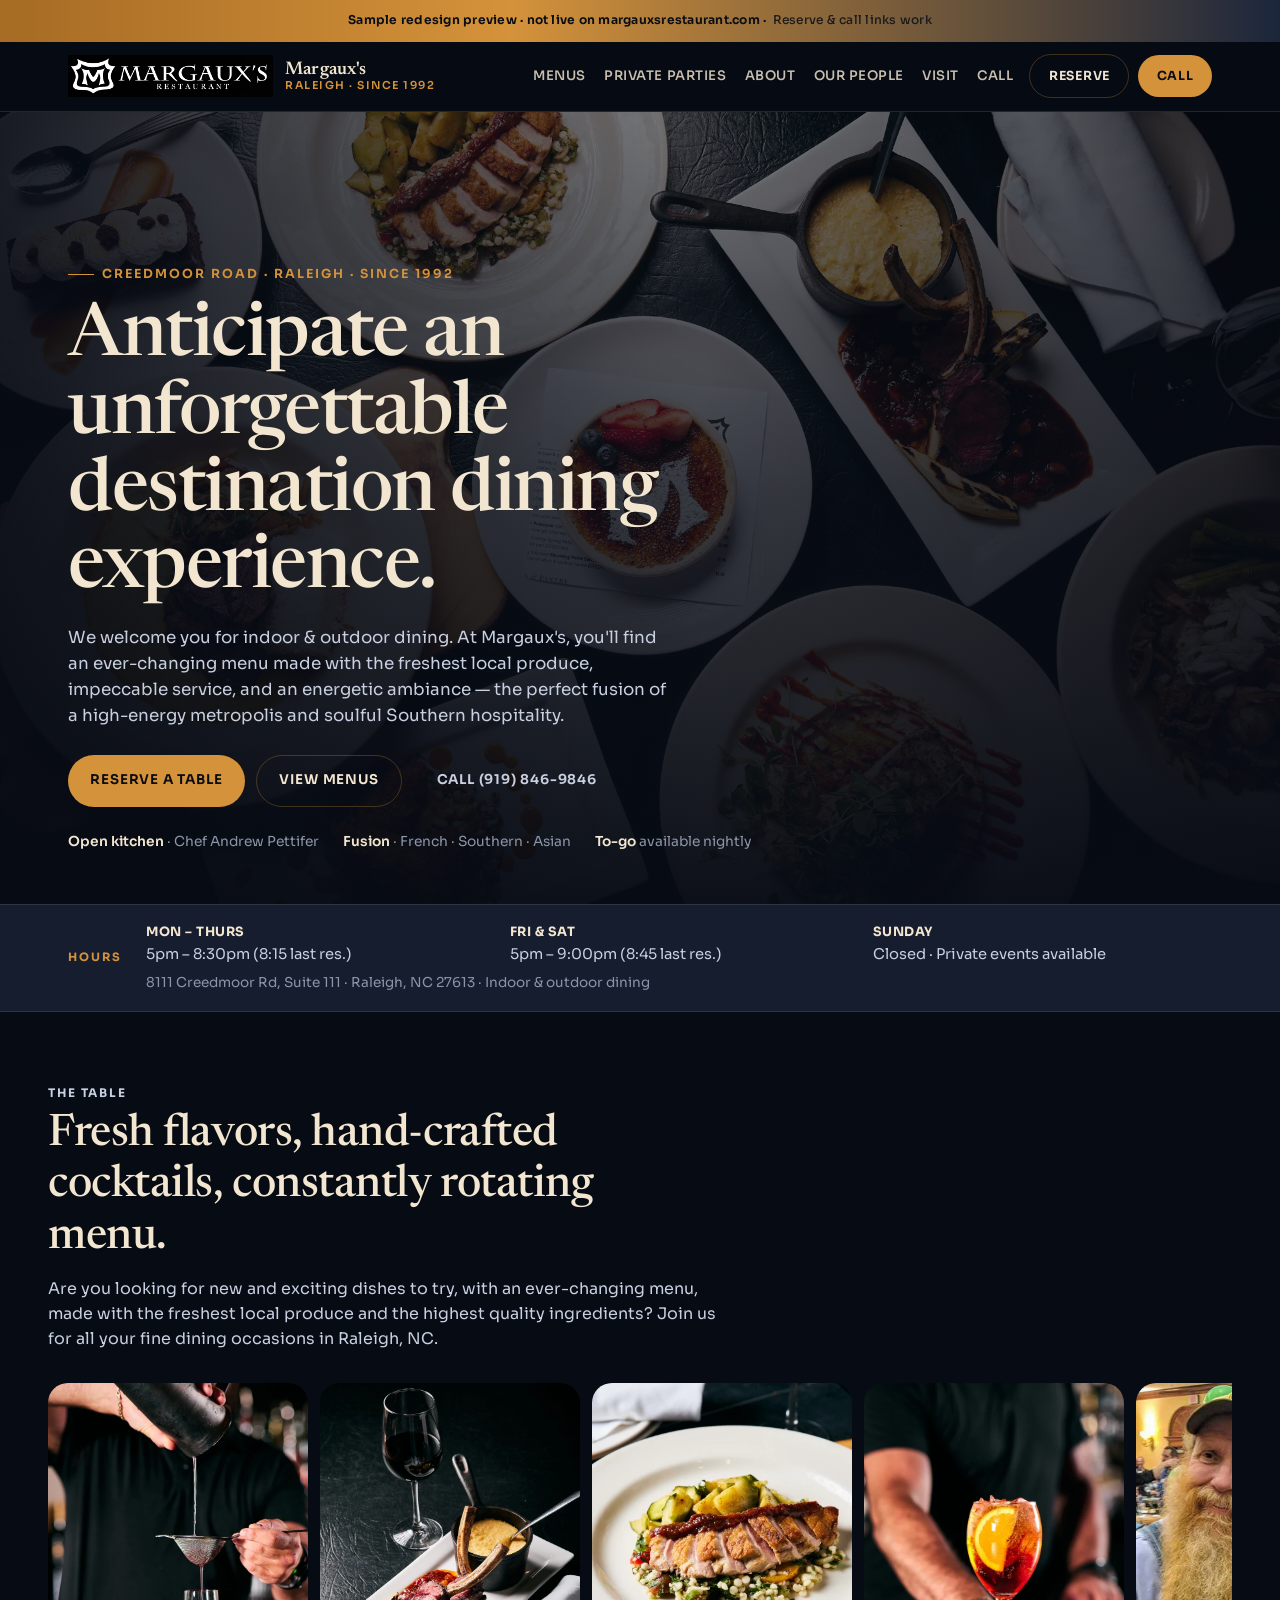
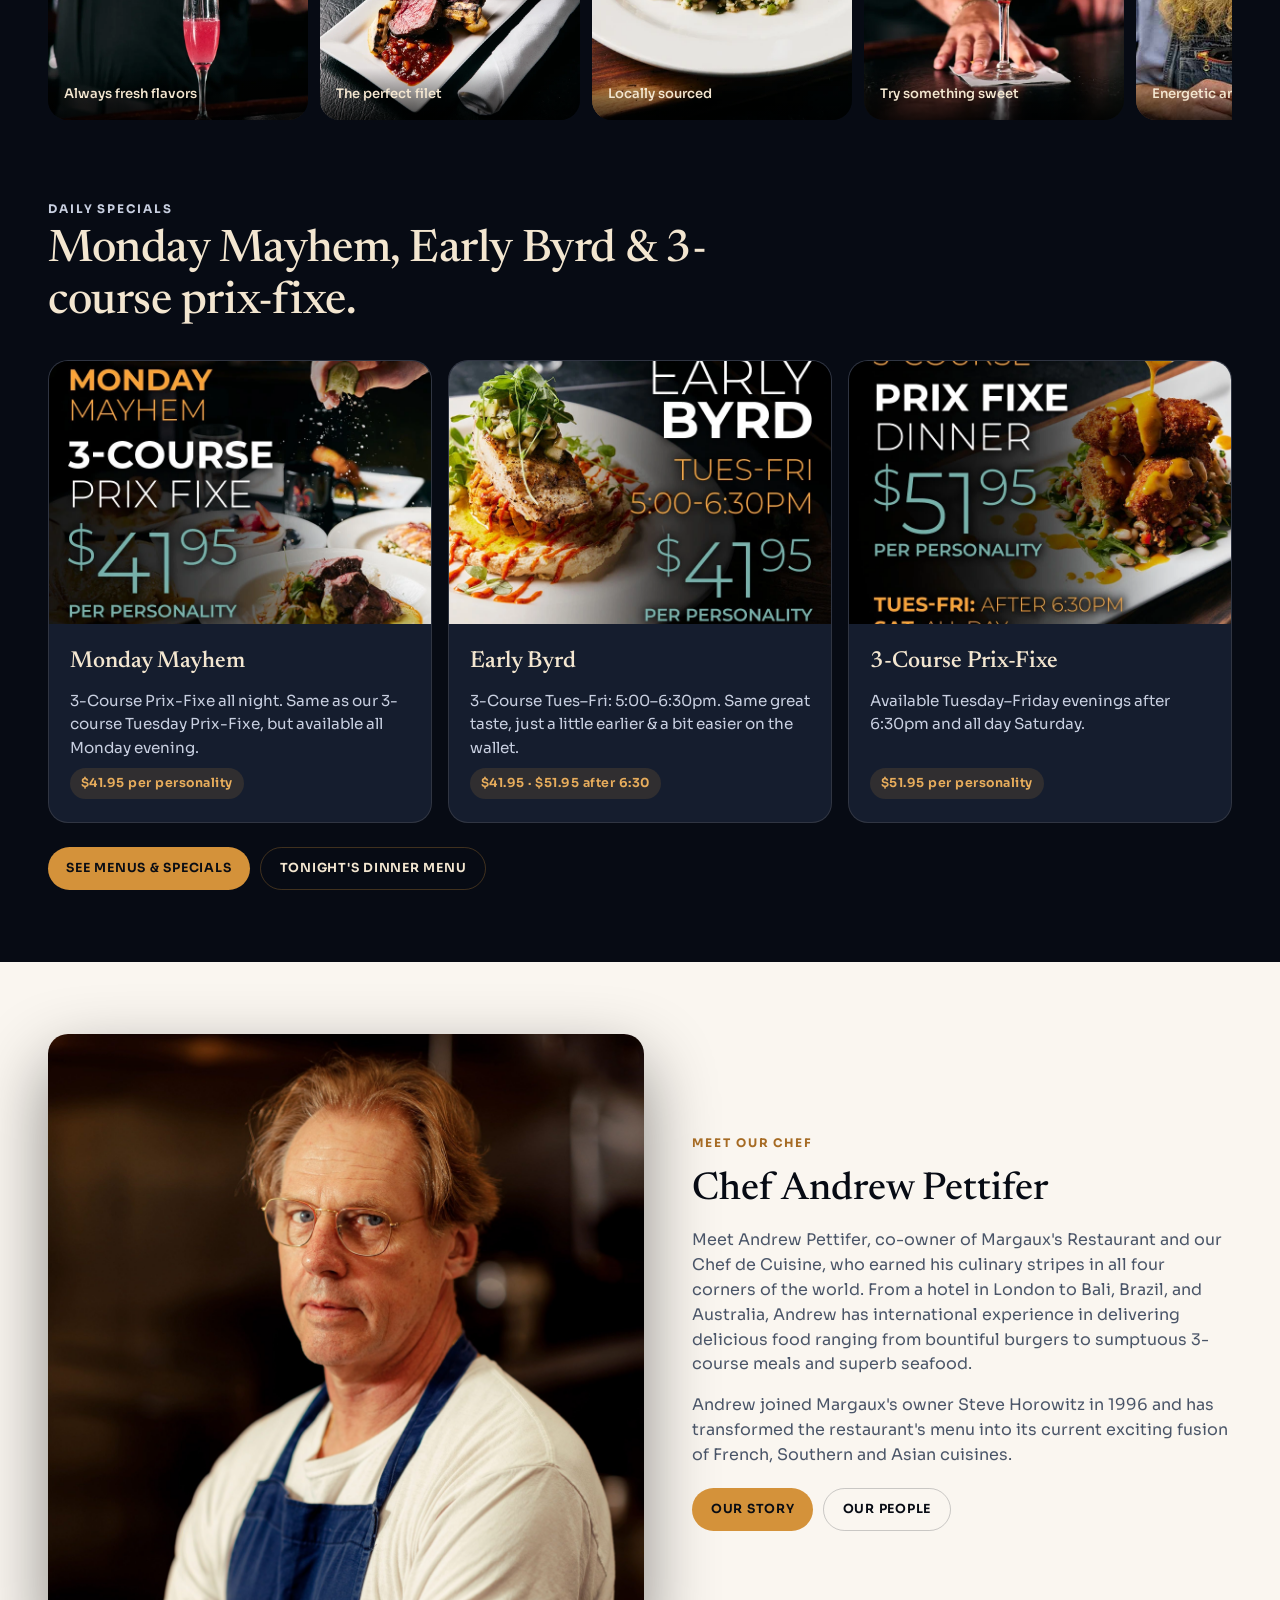
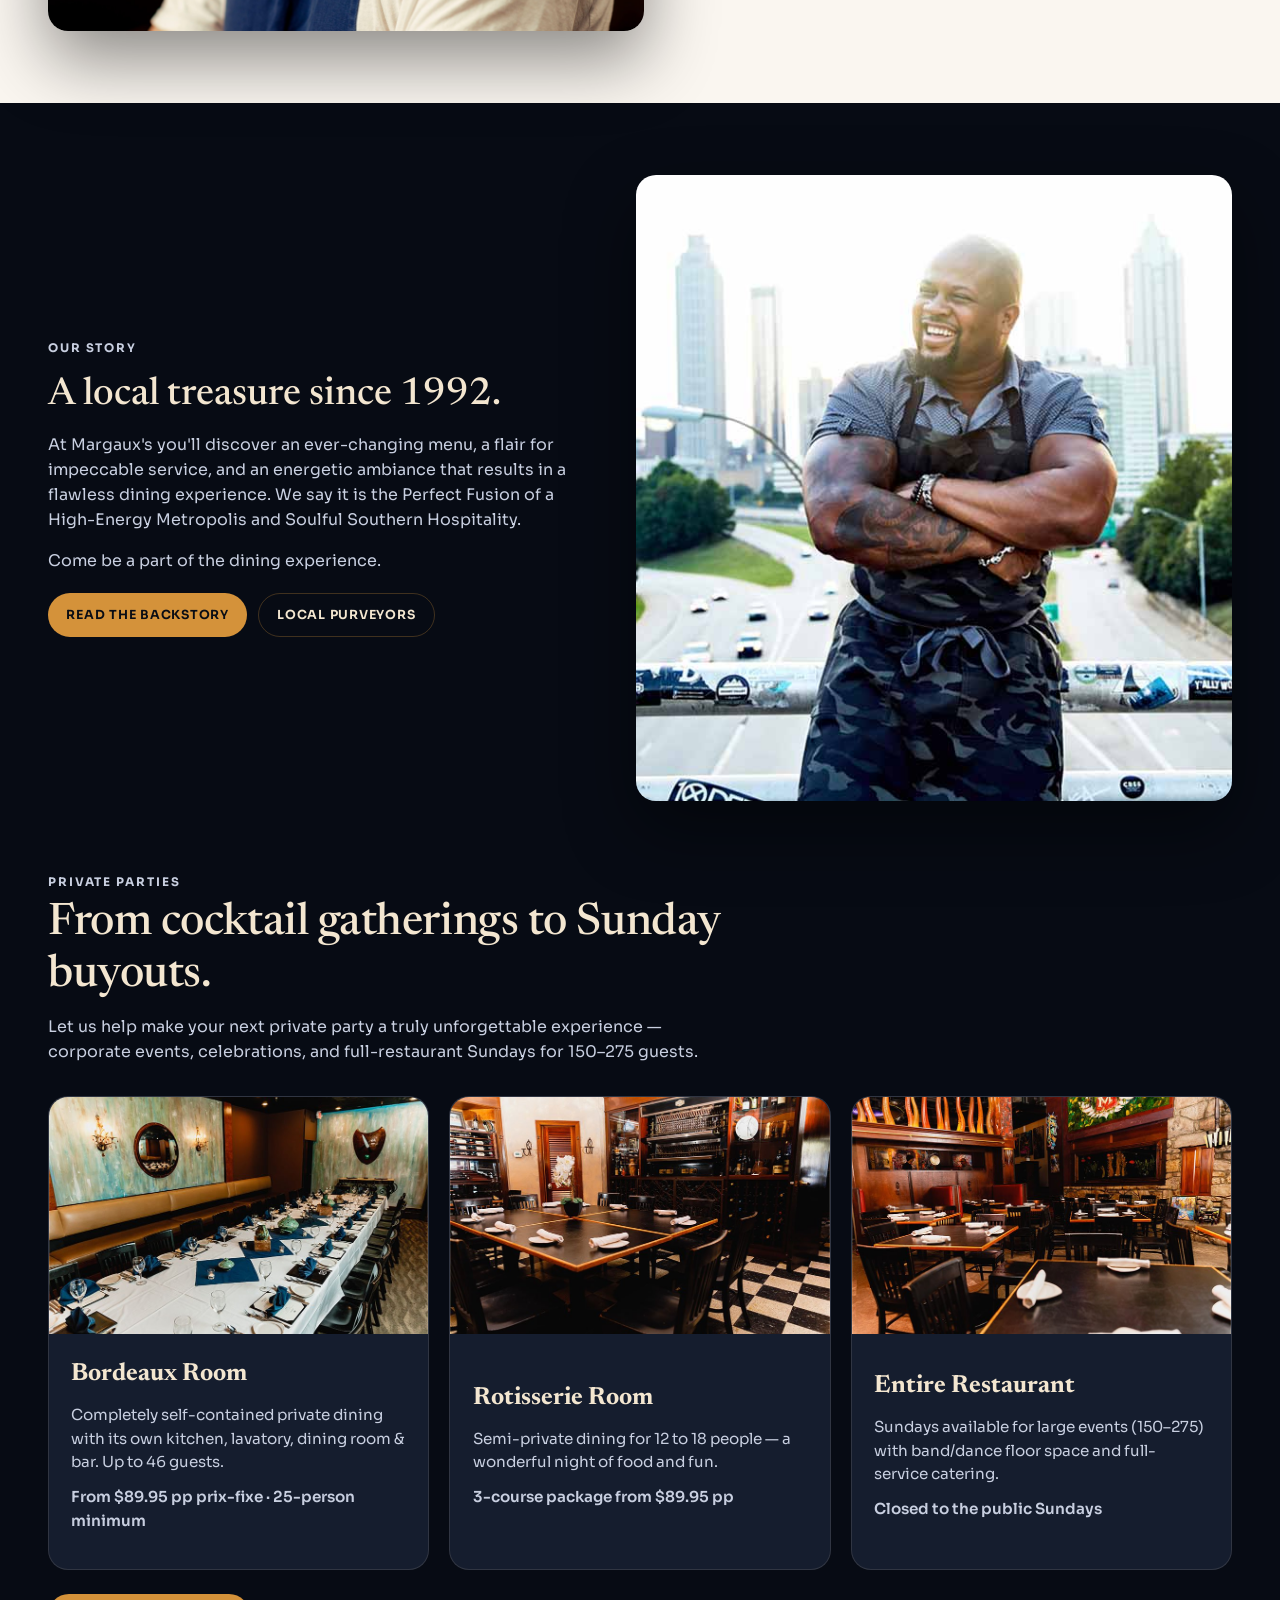
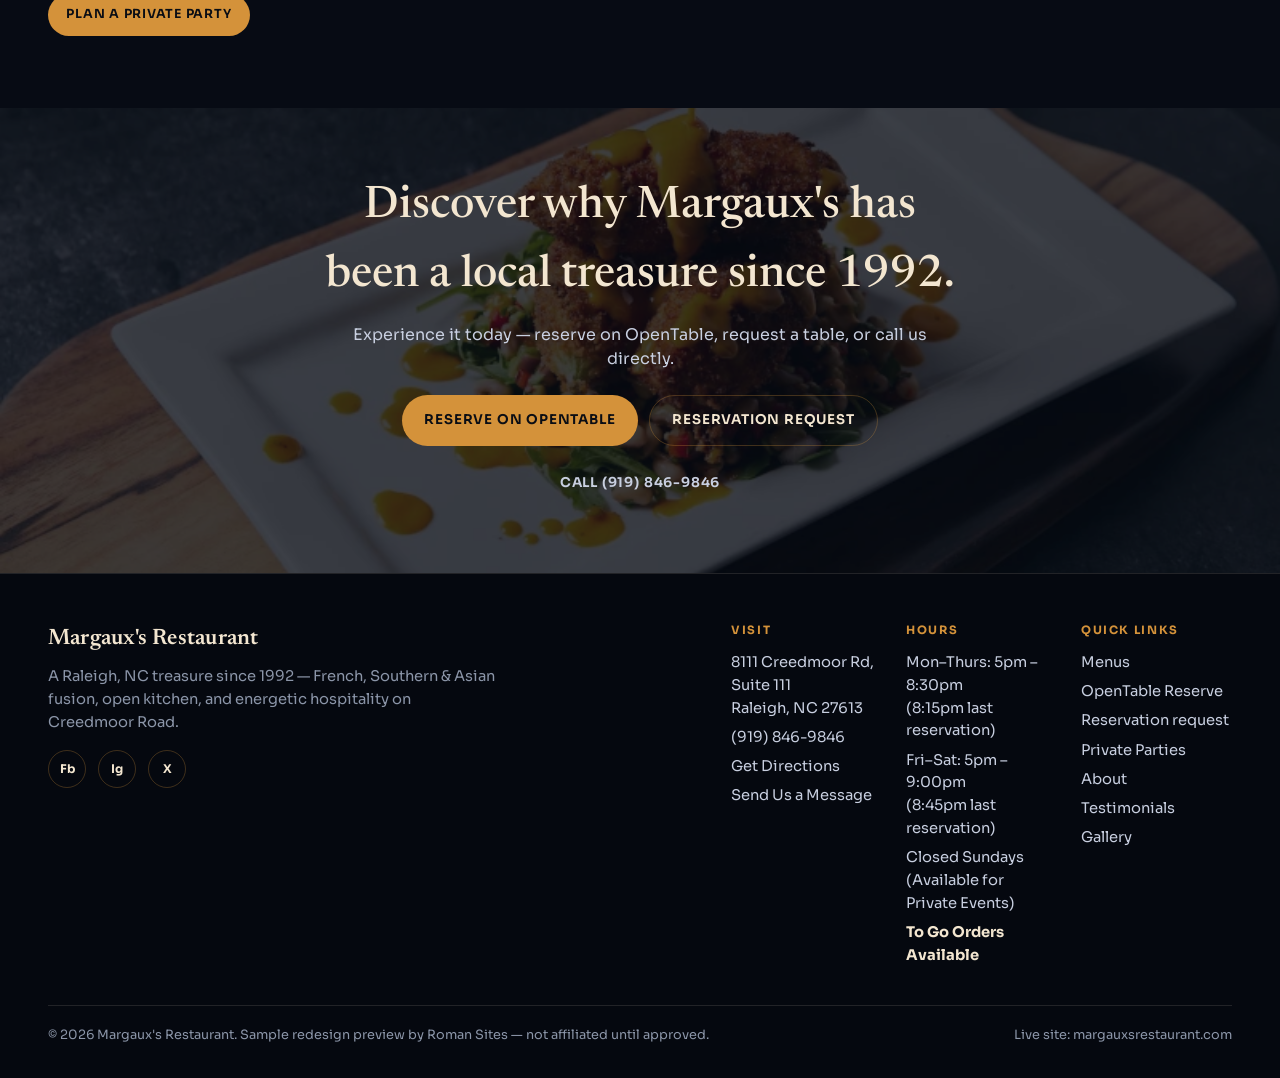
<file: index.html>
<!DOCTYPE html>
<html lang="en">
<head>
  <meta charset="utf-8" />
  <meta name="viewport" content="width=device-width, initial-scale=1" />
  <title>Margaux's Restaurant · Raleigh NC · Since 1992</title>
  <meta name="description" content="Margaux's Restaurant — French, Southern & Asian fusion fine dining in Raleigh, NC. Ever-changing menu, OpenTable reservations, private parties." />
  <link rel="preconnect" href="https://fonts.googleapis.com" />
  <link rel="preconnect" href="https://fonts.gstatic.com" crossorigin />
  <link href="https://fonts.googleapis.com/css2?family=Newsreader:opsz,wght@6..72,500;6..72,600;6..72,700&family=Sora:wght@400;500;550;600;650;700&display=swap" rel="stylesheet" />
  <link rel="stylesheet" href="assets/styles.css" />
  <link rel="icon" href="assets/logo-mark.png" />
</head>
<body>
  <div class="preview-banner" role="status">
    Sample redesign preview · not live on margauxsrestaurant.com · <span>Reserve &amp; call links work</span>
  </div>
  <header class="site-header">
    <div class="nav-inner">
      <a class="brand" href="index.html">
        <img src="assets/logo.png" alt="Margaux's Restaurant logo" width="742" height="152" />
        <span class="brand-text">
          <span class="brand-name">Margaux's</span>
          <span class="brand-tag">Raleigh · Since 1992</span>
        </span>
      </a>
      <nav class="nav-links" aria-label="Primary">
        <a href="menus.html">Menus</a>
        <a href="private-parties.html">Private Parties</a>
        <a href="about.html">About</a>
        <a href="people.html">Our People</a>
        <a href="visit.html">Visit</a>
        <a href="tel:9198469846">Call</a>
      </nav>
      <div class="nav-ctas">
        <a class="btn btn-secondary" href="https://www.opentable.com/restaurant/profile/86053/reserve?rid=86053&restref=86053" target="_blank" rel="noopener">Reserve</a>
        <a class="btn btn-primary" href="tel:9198469846">Call</a>
        <button class="nav-toggle" type="button" data-nav-toggle aria-expanded="false" aria-controls="mobile-nav" aria-label="Open menu">
          <span></span><span></span><span></span>
        </button>
      </div>
    </div>
    <div class="mobile-panel" id="mobile-nav" data-mobile-panel>
      <a href="menus.html">Menus &amp; Specials</a>
      <a href="private-parties.html">Private Parties</a>
      <a href="about.html">About</a>
      <a href="people.html">Our People</a>
      <a href="purveyors.html">Local Purveyors</a>
      <a href="visit.html">Visit / Contact</a>
      <a href="https://margauxsrestaurant.com/margaux-menus/dinner-menu/" target="_blank" rel="noopener">Tonight's Dinner Menu</a>
      <a href="https://margauxsrestaurant.com/make-your-reservation/" target="_blank" rel="noopener">Reservation request form</a>
      <a href="tel:9198469846">Call (919) 846-9846</a>
      <div class="mobile-ctas">
        <a class="btn btn-secondary" href="https://www.opentable.com/restaurant/profile/86053/reserve?rid=86053&restref=86053" target="_blank" rel="noopener">Reserve on OpenTable</a>
        <a class="btn btn-primary" href="tel:9198469846">Call the restaurant</a>
      </div>
    </div>
  </header>

<main>
  <section class="hero">
    <div class="hero-media" aria-hidden="true">
      <img src="assets/hero-banner.webp" alt="" width="1600" height="900" fetchpriority="high" />
    </div>
    <div class="hero-shade" aria-hidden="true"></div>
    <div class="hero-content">
      <p class="eyebrow">Creedmoor Road · Raleigh · Since 1992</p>
      <h1>Anticipate an unforgettable destination dining experience.</h1>
      <p class="hero-lead">We welcome you for indoor &amp; outdoor dining. At Margaux's, you'll find an ever-changing menu made with the freshest local produce, impeccable service, and an energetic ambiance — the perfect fusion of a high-energy metropolis and soulful Southern hospitality.</p>
      <div class="hero-actions">
        <a class="btn btn-primary btn-lg" href="https://www.opentable.com/restaurant/profile/86053/reserve?rid=86053&restref=86053" target="_blank" rel="noopener">Reserve a Table</a>
        <a class="btn btn-secondary btn-lg" href="menus.html">View Menus</a>
        <a class="btn btn-ghost btn-lg" href="tel:9198469846">Call (919) 846-9846</a>
      </div>
      <div class="hero-meta">
        <span><strong>Open kitchen</strong> · Chef Andrew Pettifer</span>
        <span><strong>Fusion</strong> · French · Southern · Asian</span>
        <span><strong>To-go</strong> available nightly</span>
      </div>
    </div>
  </section>

  <aside class="hours-strip" aria-label="Hours">
    <div class="hours-strip-inner">
      <div class="hours-label">Hours</div>
      <div>
        <div class="hours-grid">
          <div><strong>Mon – Thurs</strong><span>5pm – 8:30pm (8:15 last res.)</span></div>
          <div><strong>Fri &amp; Sat</strong><span>5pm – 9:00pm (8:45 last res.)</span></div>
          <div><strong>Sunday</strong><span>Closed · Private events available</span></div>
        </div>
        <p class="hours-note">8111 Creedmoor Rd, Suite 111 · Raleigh, NC 27613 · Indoor &amp; outdoor dining</p>
      </div>
    </div>
  </aside>

  <section class="section">
    <div class="section-inner">
      <div class="section-head">
        <p class="kicker">The table</p>
        <h2>Fresh flavors, hand-crafted cocktails, constantly rotating menu.</h2>
        <p>Are you looking for new and exciting dishes to try, with an ever-changing menu, made with the freshest local produce and the highest quality ingredients? Join us for all your fine dining occasions in Raleigh, NC.</p>
      </div>
      <div class="photo-rail" aria-label="Restaurant photos">
        <figure><img src="assets/food-1.webp" alt="Dish from Margaux's" loading="lazy" /><figcaption>Always fresh flavors</figcaption></figure>
        <figure><img src="assets/food-2.webp" alt="Plated dinner" loading="lazy" /><figcaption>The perfect filet</figcaption></figure>
        <figure><img src="assets/food-3.webp" alt="Gourmet plate" loading="lazy" /><figcaption>Locally sourced</figcaption></figure>
        <figure><img src="assets/food-5.webp" alt="Dessert" loading="lazy" /><figcaption>Try something sweet</figcaption></figure>
        <figure><img src="assets/ambiance-1.jpg" alt="Restaurant ambiance" loading="lazy" /><figcaption>Energetic ambiance</figcaption></figure>
        <figure><img src="assets/dining.jpg" alt="Dining room" loading="lazy" /><figcaption>Destination dining</figcaption></figure>
      </div>
    </div>
  </section>

  <section class="section" style="padding-top:0">
    <div class="section-inner">
      <div class="section-head">
        <p class="kicker">Daily specials</p>
        <h2>Monday Mayhem, Early Byrd &amp; 3-course prix-fixe.</h2>
      </div>
      <div class="card-grid three">
        <article class="card">
          <img src="assets/specials-monday.webp" alt="Monday Mayhem Special" loading="lazy" />
          <div class="card-body">
            <h3>Monday Mayhem</h3>
            <p>3-Course Prix-Fixe all night. Same as our 3-course Tuesday Prix-Fixe, but available all Monday evening.</p>
            <span class="price-tag">$41.95 per personality</span>
          </div>
        </article>
        <article class="card">
          <img src="assets/specials-early.webp" alt="Early Byrd Specials" loading="lazy" />
          <div class="card-body">
            <h3>Early Byrd</h3>
            <p>3-Course Tues–Fri: 5:00–6:30pm. Same great taste, just a little earlier &amp; a bit easier on the wallet.</p>
            <span class="price-tag">$41.95 · $51.95 after 6:30</span>
          </div>
        </article>
        <article class="card">
          <img src="assets/specials-prix.webp" alt="3-Course Prix-Fixe Dinner" loading="lazy" />
          <div class="card-body">
            <h3>3-Course Prix-Fixe</h3>
            <p>Available Tuesday–Friday evenings after 6:30pm and all day Saturday.</p>
            <span class="price-tag">$51.95 per personality</span>
          </div>
        </article>
      </div>
      <div class="actions" style="margin-top:1.5rem;display:flex;flex-wrap:wrap;gap:.65rem">
        <a class="btn btn-primary" href="menus.html">See menus &amp; specials</a>
        <a class="btn btn-secondary" href="https://margauxsrestaurant.com/margaux-menus/dinner-menu/" target="_blank" rel="noopener">Tonight's dinner menu</a>
      </div>
    </div>
  </section>

  <section class="section light">
    <div class="section-inner split">
      <div class="split-media">
        <img src="assets/chef.jpg" alt="Chef Andrew Pettifer" width="1200" height="1200" loading="lazy" />
      </div>
      <div class="split-copy">
        <p class="kicker">Meet our chef</p>
        <h2>Chef Andrew Pettifer</h2>
        <p>Meet Andrew Pettifer, co-owner of Margaux's Restaurant and our Chef de Cuisine, who earned his culinary stripes in all four corners of the world. From a hotel in London to Bali, Brazil, and Australia, Andrew has international experience in delivering delicious food ranging from bountiful burgers to sumptuous 3-course meals and superb seafood.</p>
        <p>Andrew joined Margaux's owner Steve Horowitz in 1996 and has transformed the restaurant's menu into its current exciting fusion of French, Southern and Asian cuisines.</p>
        <div class="actions">
          <a class="btn btn-primary" href="about.html">Our story</a>
          <a class="btn btn-secondary" href="people.html">Our people</a>
        </div>
      </div>
    </div>
  </section>

  <section class="section">
    <div class="section-inner split reverse">
      <div class="split-media">
        <img src="assets/ambiance-2.jpg" alt="Margaux's dining room" loading="lazy" />
      </div>
      <div class="split-copy">
        <p class="kicker">Our story</p>
        <h2>A local treasure since 1992.</h2>
        <p>At Margaux's you'll discover an ever-changing menu, a flair for impeccable service, and an energetic ambiance that results in a flawless dining experience. We say it is the Perfect Fusion of a High-Energy Metropolis and Soulful Southern Hospitality.</p>
        <p>Come be a part of the dining experience.</p>
        <div class="actions">
          <a class="btn btn-primary" href="about.html">Read the backstory</a>
          <a class="btn btn-secondary" href="purveyors.html">Local purveyors</a>
        </div>
      </div>
    </div>
  </section>

  <section class="section" style="padding-top:0">
    <div class="section-inner">
      <div class="section-head">
        <p class="kicker">Private parties</p>
        <h2>From cocktail gatherings to Sunday buyouts.</h2>
        <p>Let us help make your next private party a truly unforgettable experience — corporate events, celebrations, and full-restaurant Sundays for 150–275 guests.</p>
      </div>
      <div class="room-grid">
        <article class="room">
          <img src="assets/bordeaux.jpg" alt="The Bordeaux Room" loading="lazy" />
          <div class="room-body">
            <h3>Bordeaux Room</h3>
            <p>Completely self-contained private dining with its own kitchen, lavatory, dining room &amp; bar. Up to 46 guests.</p>
            <p class="room-meta">From $89.95 pp prix-fixe · 25-person minimum</p>
          </div>
        </article>
        <article class="room">
          <img src="assets/rotisserie.jpg" alt="The Rotisserie Room" loading="lazy" />
          <div class="room-body">
            <h3>Rotisserie Room</h3>
            <p>Semi-private dining for 12 to 18 people — a wonderful night of food and fun.</p>
            <p class="room-meta">3-course package from $89.95 pp</p>
          </div>
        </article>
        <article class="room">
          <img src="assets/entire.jpg" alt="Entire restaurant private event" loading="lazy" />
          <div class="room-body">
            <h3>Entire Restaurant</h3>
            <p>Sundays available for large events (150–275) with band/dance floor space and full-service catering.</p>
            <p class="room-meta">Closed to the public Sundays</p>
          </div>
        </article>
      </div>
      <div style="margin-top:1.5rem">
        <a class="btn btn-primary" href="private-parties.html">Plan a private party</a>
      </div>
    </div>
  </section>

  <section class="cta-band">
    <div class="cta-band-bg" aria-hidden="true"><img src="assets/food-6.webp" alt="" /></div>
    <div class="cta-band-shade" aria-hidden="true"></div>
    <div class="cta-band-inner">
      <h2>Discover why Margaux's has been a local treasure since 1992.</h2>
      <p>Experience it today — reserve on OpenTable, request a table, or call us directly.</p>
      <div class="cta-actions">
        <a class="btn btn-primary btn-lg" href="https://www.opentable.com/restaurant/profile/86053/reserve?rid=86053&restref=86053" target="_blank" rel="noopener">Reserve on OpenTable</a>
        <a class="btn btn-secondary btn-lg" href="https://margauxsrestaurant.com/make-your-reservation/" target="_blank" rel="noopener">Reservation request</a>
        <a class="btn btn-ghost btn-lg" href="tel:9198469846">Call (919) 846-9846</a>
      </div>
    </div>
  </section>
</main>

  <footer class="site-footer">
    <div class="footer-inner">
      <div class="footer-brand">
        <div class="brand-name">Margaux's Restaurant</div>
        <p>A Raleigh, NC treasure since 1992 — French, Southern &amp; Asian fusion, open kitchen, and energetic hospitality on Creedmoor Road.</p>
        <div class="socials" style="margin-top:1rem">
          <a href="https://www.facebook.com/MargauxsRestaurant/" target="_blank" rel="noopener" aria-label="Facebook">Fb</a>
          <a href="https://www.instagram.com/margauxsrest/" target="_blank" rel="noopener" aria-label="Instagram">Ig</a>
          <a href="https://twitter.com/margauxsrest/" target="_blank" rel="noopener" aria-label="X / Twitter">X</a>
        </div>
      </div>
      <div class="footer-cols">
        <div>
          <h4>Visit</h4>
          <p>8111 Creedmoor Rd, Suite 111<br>Raleigh, NC 27613</p>
          <a href="tel:9198469846">(919) 846-9846</a>
          <a href="https://www.google.com/maps/dir//Margaux's+Restaurant,+8111+Creedmoor+Rd,+Raleigh,+NC+27613/@35.8978974,-78.7172102,13z/data=!3m1!5s0x89acf78a58f0b1d3:0x7edf0a3a84be2a95!4m9!4m8!1m0!1m5!1m1!1s0x89acf78ae7d5bb91:0xe212f3b358b9a8a1!2m2!1d-78.682105!2d35.897833!3e0" target="_blank" rel="noopener">Get Directions</a>
          <a href="https://margauxsrestaurant.com/contact/" target="_blank" rel="noopener">Send Us a Message</a>
        </div>
        <div>
          <h4>Hours</h4>
          <p>Mon–Thurs: 5pm – 8:30pm<br>(8:15pm last reservation)</p>
          <p>Fri–Sat: 5pm – 9:00pm<br>(8:45pm last reservation)</p>
          <p>Closed Sundays<br>(Available for Private Events)</p>
          <p><strong style="color:var(--champagne)">To Go Orders Available</strong></p>
        </div>
        <div>
          <h4>Quick links</h4>
          <a href="menus.html">Menus</a>
          <a href="https://www.opentable.com/restaurant/profile/86053/reserve?rid=86053&restref=86053" target="_blank" rel="noopener">OpenTable Reserve</a>
          <a href="https://margauxsrestaurant.com/make-your-reservation/" target="_blank" rel="noopener">Reservation request</a>
          <a href="private-parties.html">Private Parties</a>
          <a href="about.html">About</a>
          <a href="https://margauxsrestaurant.com/testimonials/" target="_blank" rel="noopener">Testimonials</a>
          <a href="https://margauxsrestaurant.com/gallery/" target="_blank" rel="noopener">Gallery</a>
        </div>
      </div>
    </div>
    <div class="footer-bottom">
      <span>© 2026 Margaux's Restaurant. Sample redesign preview by Roman Sites — not affiliated until approved.</span>
      <span>Live site: <a href="https://margauxsrestaurant.com/" target="_blank" rel="noopener">margauxsrestaurant.com</a></span>
    </div>
  </footer>
  <script src="assets/site.js"></script>
</body>
</html>
</file>
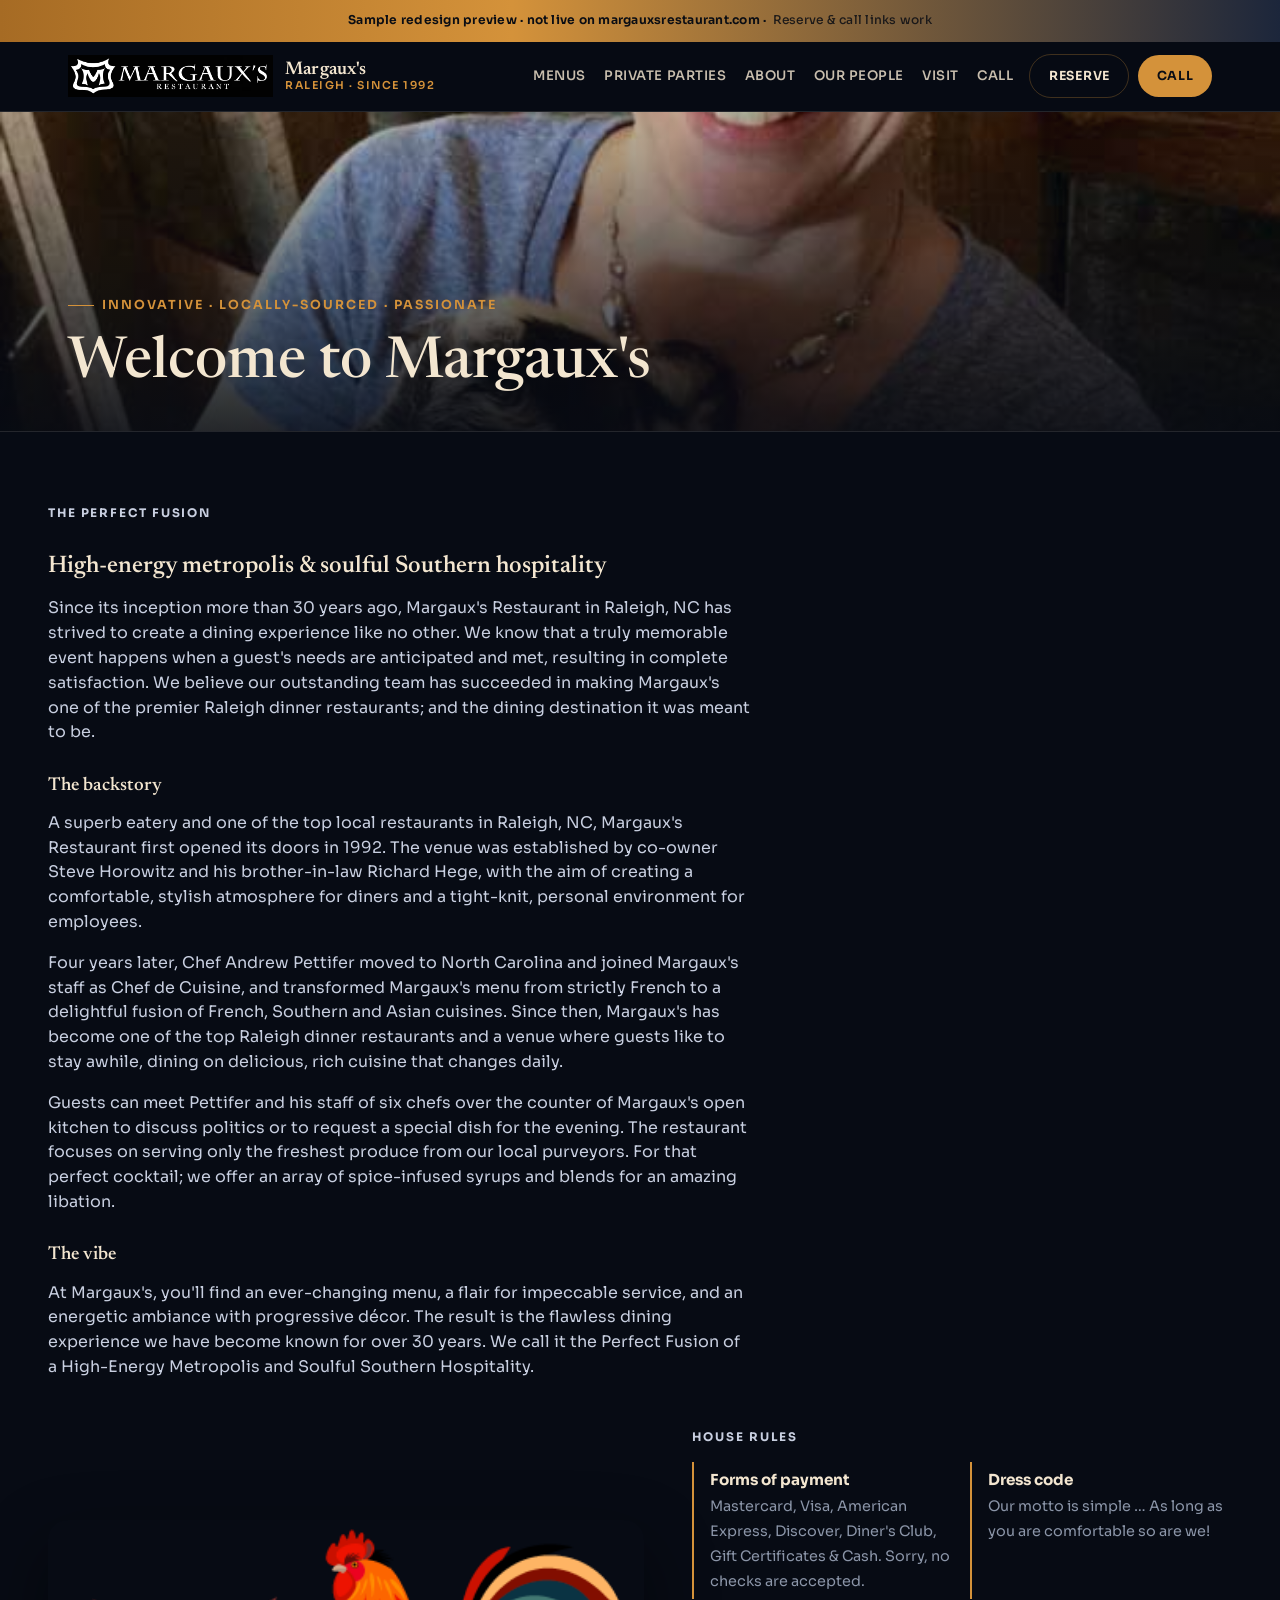
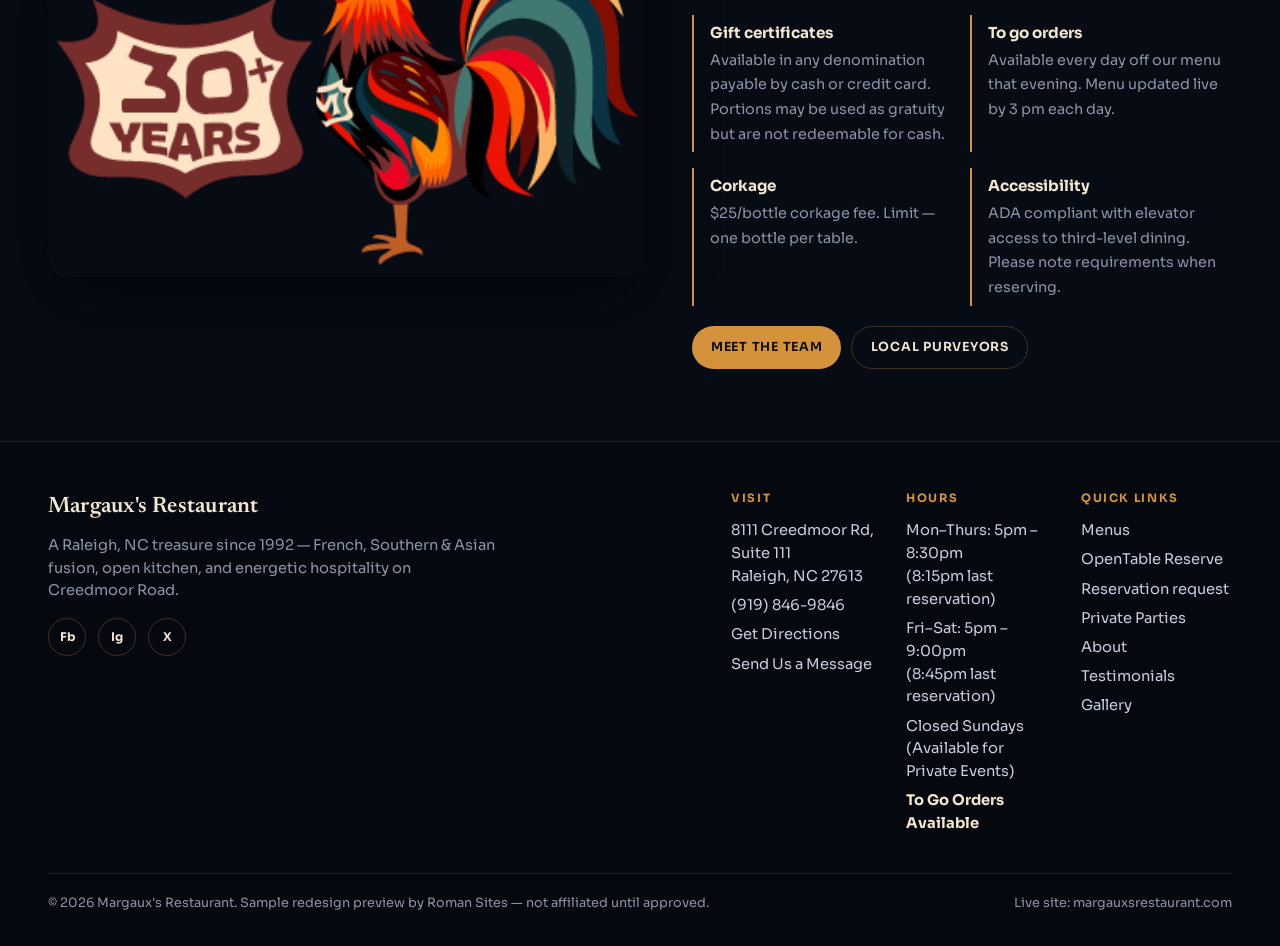
<file: about.html>
<!DOCTYPE html>
<html lang="en">
<head>
  <meta charset="utf-8" />
  <meta name="viewport" content="width=device-width, initial-scale=1" />
  <title>About · Margaux's Restaurant Raleigh</title>
  <meta name="description" content="The story of Margaux's Restaurant — opened 1992 by Steve Horowitz and Richard Hege; Chef Andrew Pettifer since 1996." />
  <link rel="preconnect" href="https://fonts.googleapis.com" />
  <link rel="preconnect" href="https://fonts.gstatic.com" crossorigin />
  <link href="https://fonts.googleapis.com/css2?family=Newsreader:opsz,wght@6..72,500;6..72,600;6..72,700&family=Sora:wght@400;500;550;600;650;700&display=swap" rel="stylesheet" />
  <link rel="stylesheet" href="assets/styles.css" />
  <link rel="icon" href="assets/logo-mark.png" />
</head>
<body>
  <div class="preview-banner" role="status">
    Sample redesign preview · not live on margauxsrestaurant.com · <span>Reserve &amp; call links work</span>
  </div>
  <header class="site-header">
    <div class="nav-inner">
      <a class="brand" href="index.html">
        <img src="assets/logo.png" alt="Margaux's Restaurant logo" width="742" height="152" />
        <span class="brand-text">
          <span class="brand-name">Margaux's</span>
          <span class="brand-tag">Raleigh · Since 1992</span>
        </span>
      </a>
      <nav class="nav-links" aria-label="Primary">
        <a href="menus.html">Menus</a>
        <a href="private-parties.html">Private Parties</a>
        <a href="about.html">About</a>
        <a href="people.html">Our People</a>
        <a href="visit.html">Visit</a>
        <a href="tel:9198469846">Call</a>
      </nav>
      <div class="nav-ctas">
        <a class="btn btn-secondary" href="https://www.opentable.com/restaurant/profile/86053/reserve?rid=86053&restref=86053" target="_blank" rel="noopener">Reserve</a>
        <a class="btn btn-primary" href="tel:9198469846">Call</a>
        <button class="nav-toggle" type="button" data-nav-toggle aria-expanded="false" aria-controls="mobile-nav" aria-label="Open menu">
          <span></span><span></span><span></span>
        </button>
      </div>
    </div>
    <div class="mobile-panel" id="mobile-nav" data-mobile-panel>
      <a href="menus.html">Menus &amp; Specials</a>
      <a href="private-parties.html">Private Parties</a>
      <a href="about.html">About</a>
      <a href="people.html">Our People</a>
      <a href="purveyors.html">Local Purveyors</a>
      <a href="visit.html">Visit / Contact</a>
      <a href="https://margauxsrestaurant.com/margaux-menus/dinner-menu/" target="_blank" rel="noopener">Tonight's Dinner Menu</a>
      <a href="https://margauxsrestaurant.com/make-your-reservation/" target="_blank" rel="noopener">Reservation request form</a>
      <a href="tel:9198469846">Call (919) 846-9846</a>
      <div class="mobile-ctas">
        <a class="btn btn-secondary" href="https://www.opentable.com/restaurant/profile/86053/reserve?rid=86053&restref=86053" target="_blank" rel="noopener">Reserve on OpenTable</a>
        <a class="btn btn-primary" href="tel:9198469846">Call the restaurant</a>
      </div>
    </div>
  </header>

<main>
  <section class="page-hero">
    <div class="page-hero-media" aria-hidden="true"><img src="assets/ambiance-3.jpg" alt="" /></div>
    <div class="page-hero-shade" aria-hidden="true"></div>
    <div class="page-hero-content">
      <p class="eyebrow">Innovative · Locally-sourced · Passionate</p>
      <h1>Welcome to Margaux's</h1>
    </div>
  </section>
  <section class="section">
    <div class="section-inner" style="display:grid;gap:2rem">
      <div class="prose">
        <p class="kicker">The perfect fusion</p>
        <h2>High-energy metropolis &amp; soulful Southern hospitality</h2>
        <p>Since its inception more than 30 years ago, Margaux's Restaurant in Raleigh, NC has strived to create a dining experience like no other. We know that a truly memorable event happens when a guest's needs are anticipated and met, resulting in complete satisfaction. We believe our outstanding team has succeeded in making Margaux's one of the premier Raleigh dinner restaurants; and the dining destination it was meant to be.</p>
        <h3>The backstory</h3>
        <p>A superb eatery and one of the top local restaurants in Raleigh, NC, Margaux's Restaurant first opened its doors in 1992. The venue was established by co-owner Steve Horowitz and his brother-in-law Richard Hege, with the aim of creating a comfortable, stylish atmosphere for diners and a tight-knit, personal environment for employees.</p>
        <p>Four years later, Chef Andrew Pettifer moved to North Carolina and joined Margaux's staff as Chef de Cuisine, and transformed Margaux's menu from strictly French to a delightful fusion of French, Southern and Asian cuisines. Since then, Margaux's has become one of the top Raleigh dinner restaurants and a venue where guests like to stay awhile, dining on delicious, rich cuisine that changes daily.</p>
        <p>Guests can meet Pettifer and his staff of six chefs over the counter of Margaux's open kitchen to discuss politics or to request a special dish for the evening. The restaurant focuses on serving only the freshest produce from our local purveyors. For that perfect cocktail; we offer an array of spice-infused syrups and blends for an amazing libation.</p>
        <h3>The vibe</h3>
        <p>At Margaux's, you'll find an ever-changing menu, a flair for impeccable service, and an energetic ambiance with progressive décor. The result is the flawless dining experience we have become known for over 30 years. We call it the Perfect Fusion of a High-Energy Metropolis and Soulful Southern Hospitality.</p>
      </div>
      <div class="split">
        <div class="split-media"><img src="assets/years.png" alt="30+ years" loading="lazy" /></div>
        <div class="split-copy">
          <p class="kicker">House rules</p>
          <div class="feature-row">
            <div class="feature"><strong>Forms of payment</strong><span>Mastercard, Visa, American Express, Discover, Diner's Club, Gift Certificates &amp; Cash. Sorry, no checks are accepted.</span></div>
            <div class="feature"><strong>Dress code</strong><span>Our motto is simple … As long as you are comfortable so are we!</span></div>
            <div class="feature"><strong>Gift certificates</strong><span>Available in any denomination payable by cash or credit card. Portions may be used as gratuity but are not redeemable for cash.</span></div>
            <div class="feature"><strong>To go orders</strong><span>Available every day off our menu that evening. Menu updated live by 3 pm each day.</span></div>
            <div class="feature"><strong>Corkage</strong><span>$25/bottle corkage fee. Limit — one bottle per table.</span></div>
            <div class="feature"><strong>Accessibility</strong><span>ADA compliant with elevator access to third-level dining. Please note requirements when reserving.</span></div>
          </div>
          <div class="actions">
            <a class="btn btn-primary" href="people.html">Meet the team</a>
            <a class="btn btn-secondary" href="purveyors.html">Local purveyors</a>
          </div>
        </div>
      </div>
    </div>
  </section>
</main>

  <footer class="site-footer">
    <div class="footer-inner">
      <div class="footer-brand">
        <div class="brand-name">Margaux's Restaurant</div>
        <p>A Raleigh, NC treasure since 1992 — French, Southern &amp; Asian fusion, open kitchen, and energetic hospitality on Creedmoor Road.</p>
        <div class="socials" style="margin-top:1rem">
          <a href="https://www.facebook.com/MargauxsRestaurant/" target="_blank" rel="noopener" aria-label="Facebook">Fb</a>
          <a href="https://www.instagram.com/margauxsrest/" target="_blank" rel="noopener" aria-label="Instagram">Ig</a>
          <a href="https://twitter.com/margauxsrest/" target="_blank" rel="noopener" aria-label="X / Twitter">X</a>
        </div>
      </div>
      <div class="footer-cols">
        <div>
          <h4>Visit</h4>
          <p>8111 Creedmoor Rd, Suite 111<br>Raleigh, NC 27613</p>
          <a href="tel:9198469846">(919) 846-9846</a>
          <a href="https://www.google.com/maps/dir//Margaux's+Restaurant,+8111+Creedmoor+Rd,+Raleigh,+NC+27613/@35.8978974,-78.7172102,13z/data=!3m1!5s0x89acf78a58f0b1d3:0x7edf0a3a84be2a95!4m9!4m8!1m0!1m5!1m1!1s0x89acf78ae7d5bb91:0xe212f3b358b9a8a1!2m2!1d-78.682105!2d35.897833!3e0" target="_blank" rel="noopener">Get Directions</a>
          <a href="https://margauxsrestaurant.com/contact/" target="_blank" rel="noopener">Send Us a Message</a>
        </div>
        <div>
          <h4>Hours</h4>
          <p>Mon–Thurs: 5pm – 8:30pm<br>(8:15pm last reservation)</p>
          <p>Fri–Sat: 5pm – 9:00pm<br>(8:45pm last reservation)</p>
          <p>Closed Sundays<br>(Available for Private Events)</p>
          <p><strong style="color:var(--champagne)">To Go Orders Available</strong></p>
        </div>
        <div>
          <h4>Quick links</h4>
          <a href="menus.html">Menus</a>
          <a href="https://www.opentable.com/restaurant/profile/86053/reserve?rid=86053&restref=86053" target="_blank" rel="noopener">OpenTable Reserve</a>
          <a href="https://margauxsrestaurant.com/make-your-reservation/" target="_blank" rel="noopener">Reservation request</a>
          <a href="private-parties.html">Private Parties</a>
          <a href="about.html">About</a>
          <a href="https://margauxsrestaurant.com/testimonials/" target="_blank" rel="noopener">Testimonials</a>
          <a href="https://margauxsrestaurant.com/gallery/" target="_blank" rel="noopener">Gallery</a>
        </div>
      </div>
    </div>
    <div class="footer-bottom">
      <span>© 2026 Margaux's Restaurant. Sample redesign preview by Roman Sites — not affiliated until approved.</span>
      <span>Live site: <a href="https://margauxsrestaurant.com/" target="_blank" rel="noopener">margauxsrestaurant.com</a></span>
    </div>
  </footer>
  <script src="assets/site.js"></script>
</body>
</html>
</file>
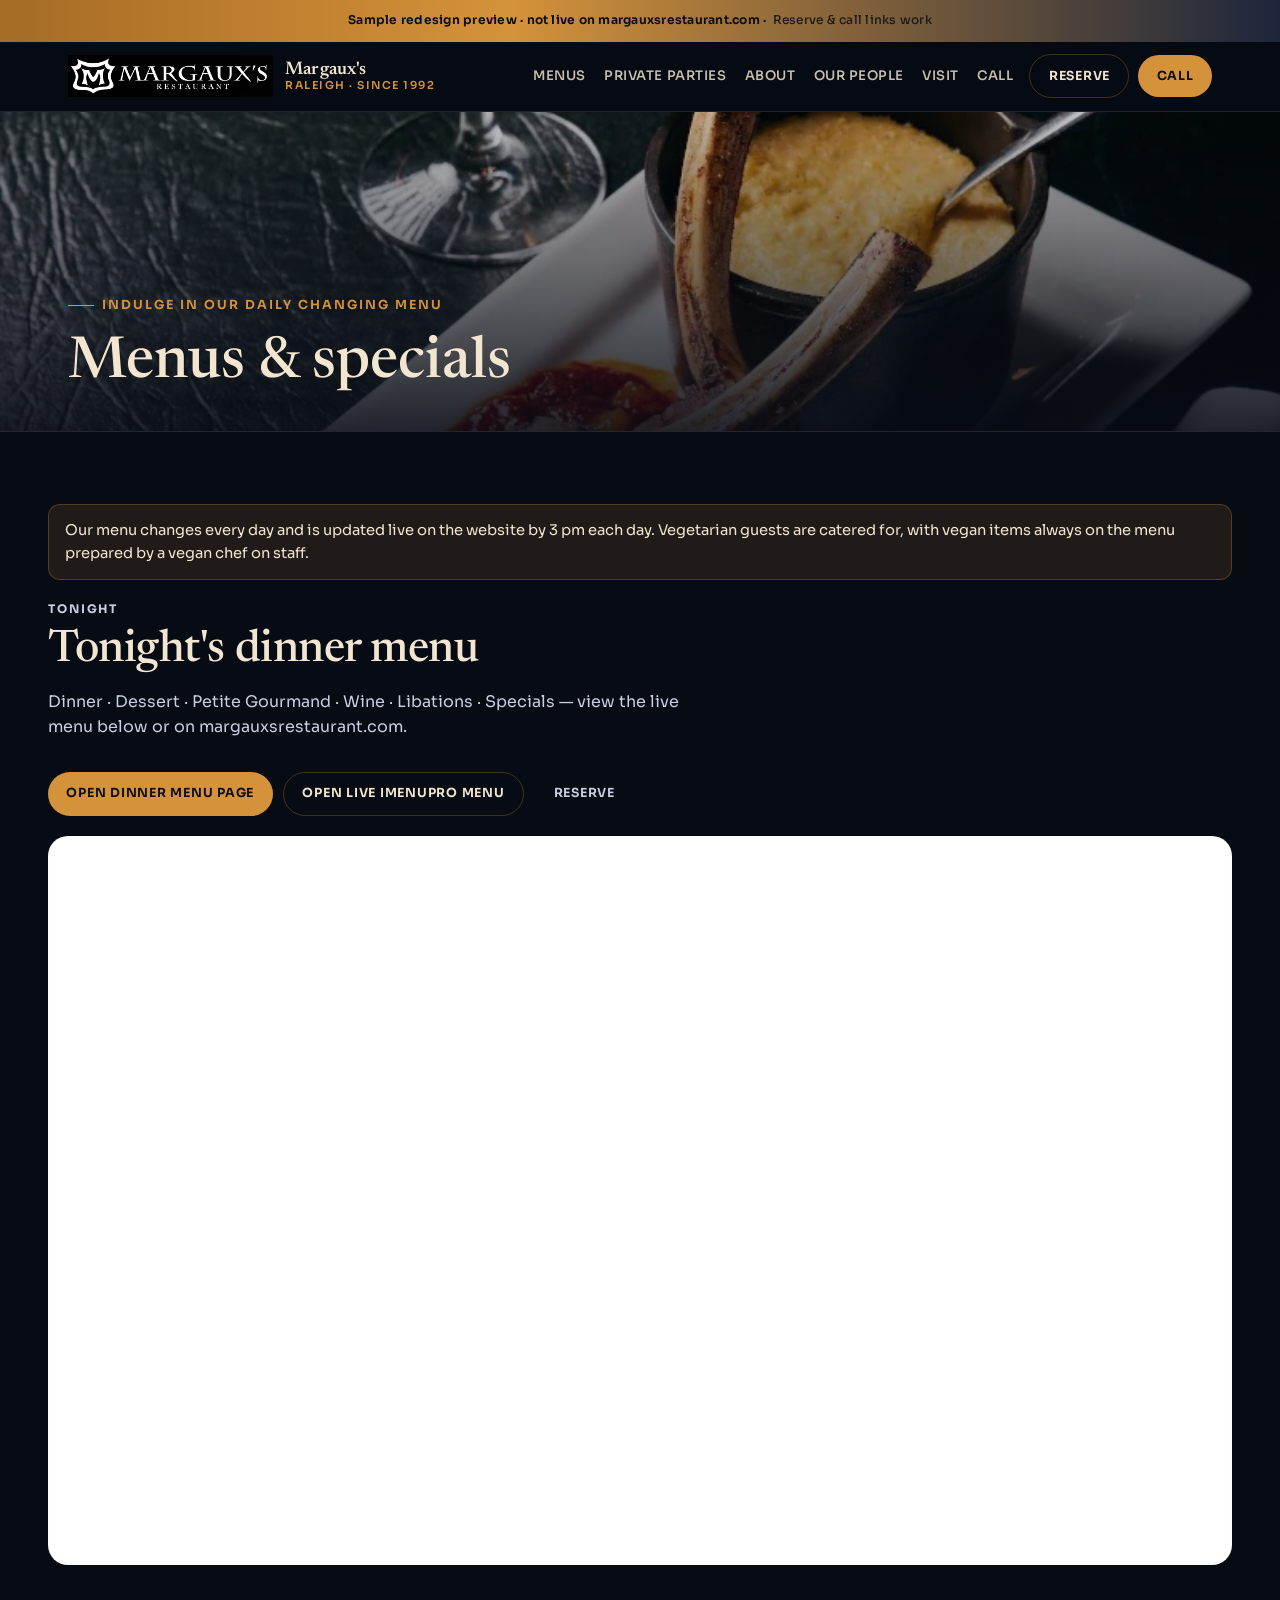
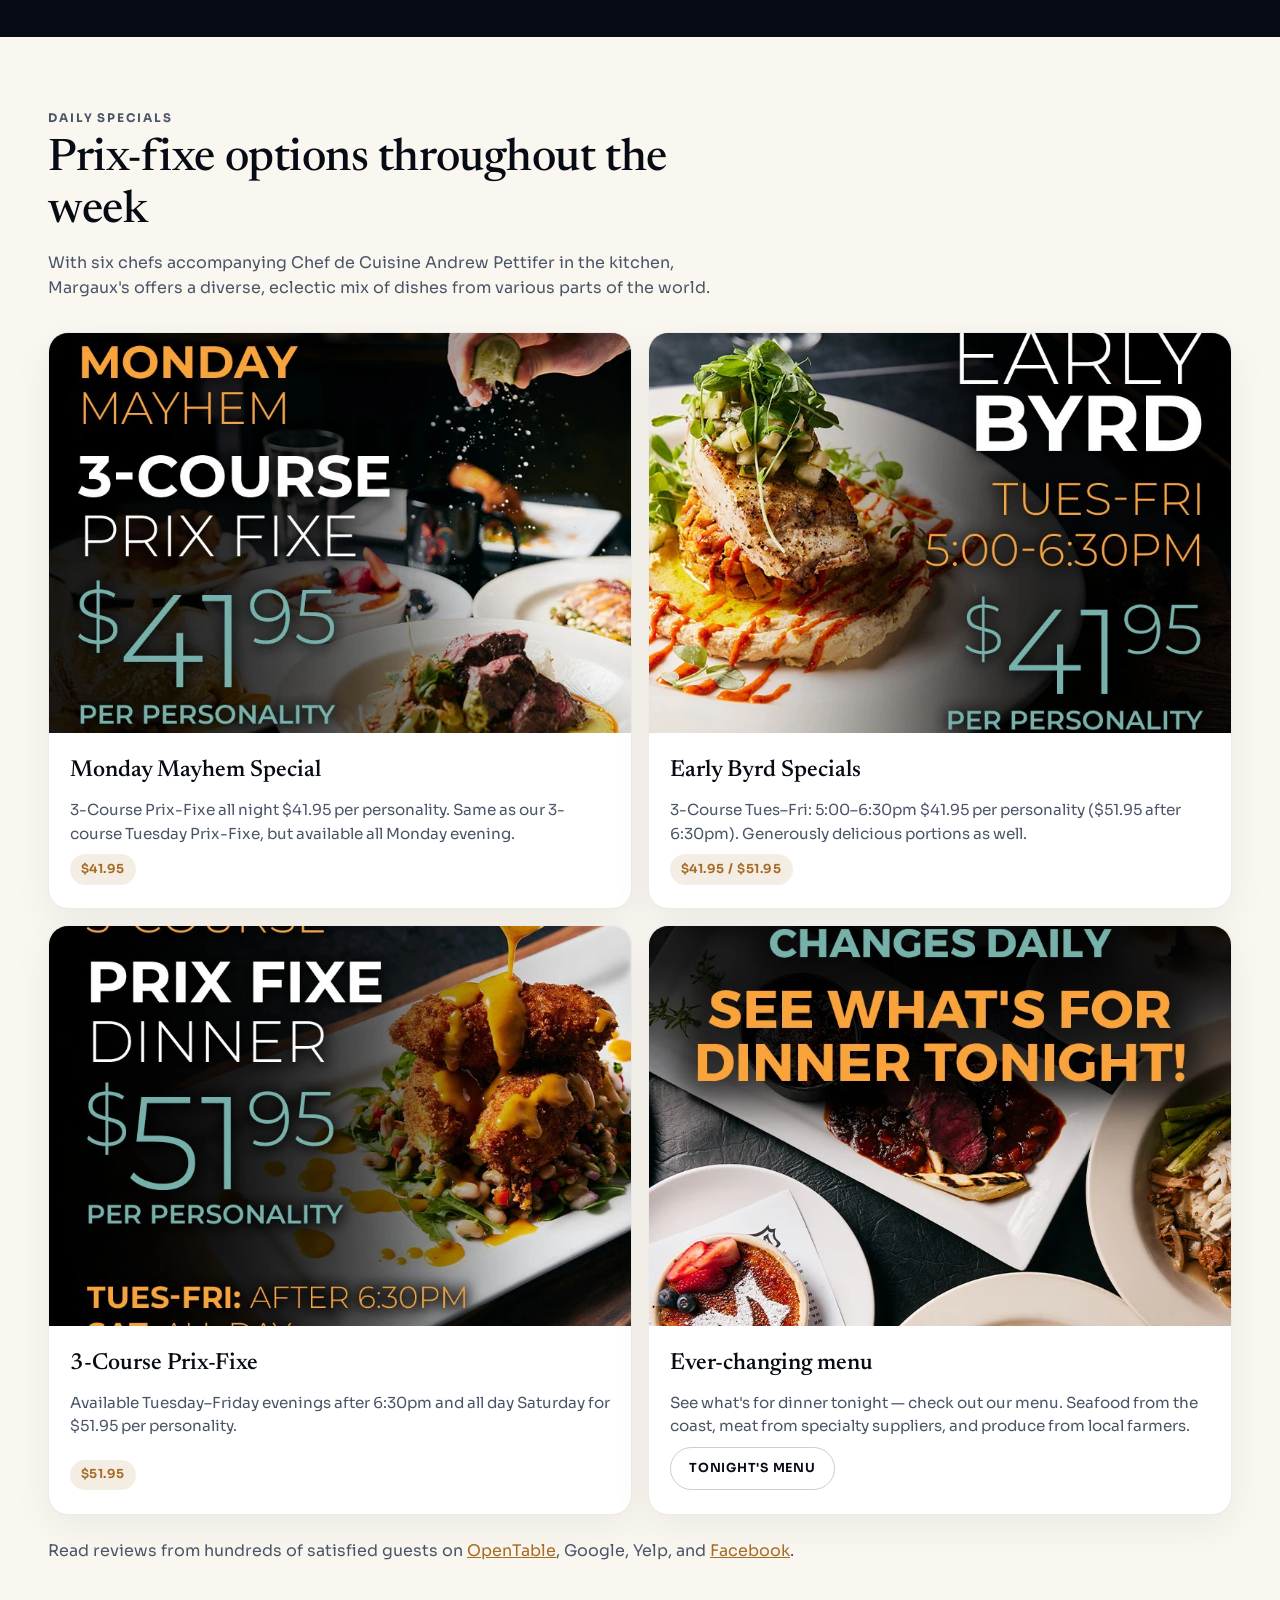
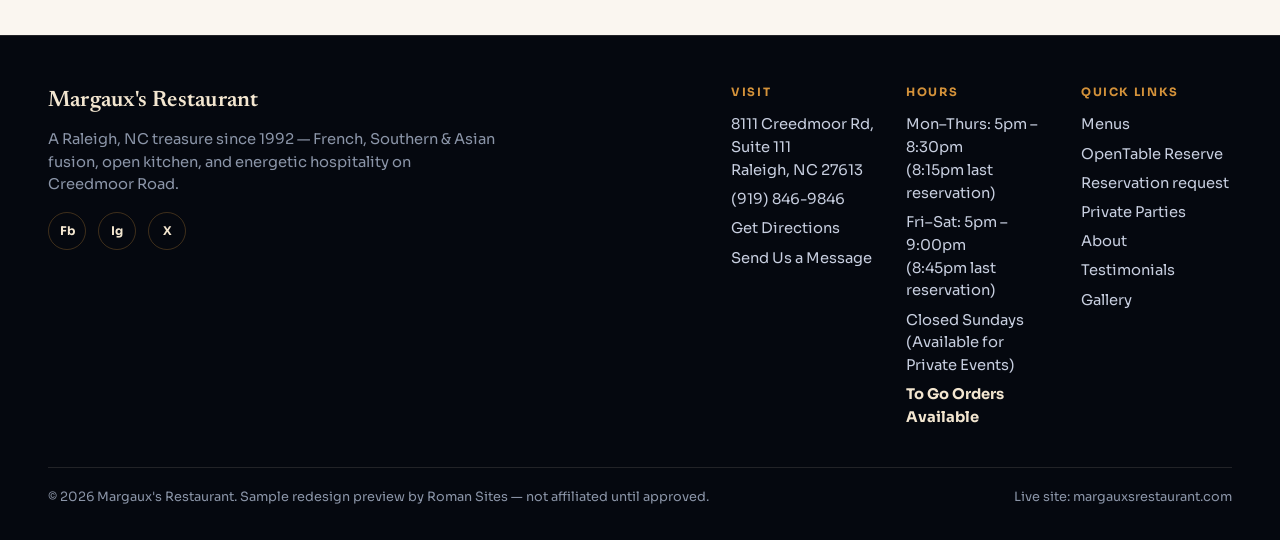
<file: menus.html>
<!DOCTYPE html>
<html lang="en">
<head>
  <meta charset="utf-8" />
  <meta name="viewport" content="width=device-width, initial-scale=1" />
  <title>Menus & Specials · Margaux's Restaurant Raleigh</title>
  <meta name="description" content="Tonight's ever-changing dinner menu, dessert, wine, libations, and daily specials at Margaux's Restaurant in Raleigh, NC." />
  <link rel="preconnect" href="https://fonts.googleapis.com" />
  <link rel="preconnect" href="https://fonts.gstatic.com" crossorigin />
  <link href="https://fonts.googleapis.com/css2?family=Newsreader:opsz,wght@6..72,500;6..72,600;6..72,700&family=Sora:wght@400;500;550;600;650;700&display=swap" rel="stylesheet" />
  <link rel="stylesheet" href="assets/styles.css" />
  <link rel="icon" href="assets/logo-mark.png" />
</head>
<body>
  <div class="preview-banner" role="status">
    Sample redesign preview · not live on margauxsrestaurant.com · <span>Reserve &amp; call links work</span>
  </div>
  <header class="site-header">
    <div class="nav-inner">
      <a class="brand" href="index.html">
        <img src="assets/logo.png" alt="Margaux's Restaurant logo" width="742" height="152" />
        <span class="brand-text">
          <span class="brand-name">Margaux's</span>
          <span class="brand-tag">Raleigh · Since 1992</span>
        </span>
      </a>
      <nav class="nav-links" aria-label="Primary">
        <a href="menus.html">Menus</a>
        <a href="private-parties.html">Private Parties</a>
        <a href="about.html">About</a>
        <a href="people.html">Our People</a>
        <a href="visit.html">Visit</a>
        <a href="tel:9198469846">Call</a>
      </nav>
      <div class="nav-ctas">
        <a class="btn btn-secondary" href="https://www.opentable.com/restaurant/profile/86053/reserve?rid=86053&restref=86053" target="_blank" rel="noopener">Reserve</a>
        <a class="btn btn-primary" href="tel:9198469846">Call</a>
        <button class="nav-toggle" type="button" data-nav-toggle aria-expanded="false" aria-controls="mobile-nav" aria-label="Open menu">
          <span></span><span></span><span></span>
        </button>
      </div>
    </div>
    <div class="mobile-panel" id="mobile-nav" data-mobile-panel>
      <a href="menus.html">Menus &amp; Specials</a>
      <a href="private-parties.html">Private Parties</a>
      <a href="about.html">About</a>
      <a href="people.html">Our People</a>
      <a href="purveyors.html">Local Purveyors</a>
      <a href="visit.html">Visit / Contact</a>
      <a href="https://margauxsrestaurant.com/margaux-menus/dinner-menu/" target="_blank" rel="noopener">Tonight's Dinner Menu</a>
      <a href="https://margauxsrestaurant.com/make-your-reservation/" target="_blank" rel="noopener">Reservation request form</a>
      <a href="tel:9198469846">Call (919) 846-9846</a>
      <div class="mobile-ctas">
        <a class="btn btn-secondary" href="https://www.opentable.com/restaurant/profile/86053/reserve?rid=86053&restref=86053" target="_blank" rel="noopener">Reserve on OpenTable</a>
        <a class="btn btn-primary" href="tel:9198469846">Call the restaurant</a>
      </div>
    </div>
  </header>

<main>
  <section class="page-hero">
    <div class="page-hero-media" aria-hidden="true"><img src="assets/food-2.webp" alt="" /></div>
    <div class="page-hero-shade" aria-hidden="true"></div>
    <div class="page-hero-content">
      <p class="eyebrow">Indulge in our daily changing menu</p>
      <h1>Menus &amp; specials</h1>
    </div>
  </section>

  <section class="section">
    <div class="section-inner">
      <div class="notice">Our menu changes every day and is updated live on the website by 3 pm each day. Vegetarian guests are catered for, with vegan items always on the menu prepared by a vegan chef on staff.</div>
      <div class="section-head">
        <p class="kicker">Tonight</p>
        <h2>Tonight's dinner menu</h2>
        <p>Dinner · Dessert · Petite Gourmand · Wine · Libations · Specials — view the live menu below or on margauxsrestaurant.com.</p>
      </div>
      <div style="display:flex;flex-wrap:wrap;gap:.65rem;margin-bottom:1.25rem">
        <a class="btn btn-primary" href="https://margauxsrestaurant.com/margaux-menus/dinner-menu/" target="_blank" rel="noopener">Open dinner menu page</a>
        <a class="btn btn-secondary" href="https://imenupro.com/!wgj-1-z" target="_blank" rel="noopener">Open live iMenuPro menu</a>
        <a class="btn btn-ghost" href="https://www.opentable.com/restaurant/profile/86053/reserve?rid=86053&restref=86053" target="_blank" rel="noopener">Reserve</a>
      </div>
      <div class="iframe-wrap">
        <iframe title="Margaux's live dinner menu" src="https://imenupro.com/!wgj-1-z" loading="lazy" referrerpolicy="no-referrer-when-downgrade"></iframe>
      </div>
    </div>
  </section>

  <section class="section light">
    <div class="section-inner">
      <div class="section-head">
        <p class="kicker">Daily specials</p>
        <h2>Prix-fixe options throughout the week</h2>
        <p>With six chefs accompanying Chef de Cuisine Andrew Pettifer in the kitchen, Margaux's offers a diverse, eclectic mix of dishes from various parts of the world.</p>
      </div>
      <div class="card-grid">
        <article class="card">
          <img src="assets/specials-monday.webp" alt="Monday Mayhem" loading="lazy" />
          <div class="card-body">
            <h3>Monday Mayhem Special</h3>
            <p>3-Course Prix-Fixe all night $41.95 per personality. Same as our 3-course Tuesday Prix-Fixe, but available all Monday evening.</p>
            <span class="price-tag">$41.95</span>
          </div>
        </article>
        <article class="card">
          <img src="assets/specials-early.webp" alt="Early Byrd" loading="lazy" />
          <div class="card-body">
            <h3>Early Byrd Specials</h3>
            <p>3-Course Tues–Fri: 5:00–6:30pm $41.95 per personality ($51.95 after 6:30pm). Generously delicious portions as well.</p>
            <span class="price-tag">$41.95 / $51.95</span>
          </div>
        </article>
        <article class="card">
          <img src="assets/specials-prix.webp" alt="Prix-Fixe" loading="lazy" />
          <div class="card-body">
            <h3>3-Course Prix-Fixe</h3>
            <p>Available Tuesday–Friday evenings after 6:30pm and all day Saturday for $51.95 per personality.</p>
            <span class="price-tag">$51.95</span>
          </div>
        </article>
        <article class="card">
          <img src="assets/specials-menu.webp" alt="Ever-changing menu" loading="lazy" />
          <div class="card-body">
            <h3>Ever-changing menu</h3>
            <p>See what's for dinner tonight — check out our menu. Seafood from the coast, meat from specialty suppliers, and produce from local farmers.</p>
            <a class="btn btn-secondary" style="margin-top:auto;align-self:flex-start" href="https://margauxsrestaurant.com/margaux-menus/dinner-menu/" target="_blank" rel="noopener">Tonight's menu</a>
          </div>
        </article>
      </div>
      <p style="margin-top:1.5rem;color:#4a5568">Read reviews from hundreds of satisfied guests on <a href="https://www.opentable.com/restaurant/profile/86053/reserve?rid=86053&restref=86053" target="_blank" rel="noopener" style="color:var(--amber-deep);text-decoration:underline">OpenTable</a>, Google, Yelp, and <a href="https://www.facebook.com/MargauxsRestaurant/" target="_blank" rel="noopener" style="color:var(--amber-deep);text-decoration:underline">Facebook</a>.</p>
    </div>
  </section>
</main>

  <footer class="site-footer">
    <div class="footer-inner">
      <div class="footer-brand">
        <div class="brand-name">Margaux's Restaurant</div>
        <p>A Raleigh, NC treasure since 1992 — French, Southern &amp; Asian fusion, open kitchen, and energetic hospitality on Creedmoor Road.</p>
        <div class="socials" style="margin-top:1rem">
          <a href="https://www.facebook.com/MargauxsRestaurant/" target="_blank" rel="noopener" aria-label="Facebook">Fb</a>
          <a href="https://www.instagram.com/margauxsrest/" target="_blank" rel="noopener" aria-label="Instagram">Ig</a>
          <a href="https://twitter.com/margauxsrest/" target="_blank" rel="noopener" aria-label="X / Twitter">X</a>
        </div>
      </div>
      <div class="footer-cols">
        <div>
          <h4>Visit</h4>
          <p>8111 Creedmoor Rd, Suite 111<br>Raleigh, NC 27613</p>
          <a href="tel:9198469846">(919) 846-9846</a>
          <a href="https://www.google.com/maps/dir//Margaux's+Restaurant,+8111+Creedmoor+Rd,+Raleigh,+NC+27613/@35.8978974,-78.7172102,13z/data=!3m1!5s0x89acf78a58f0b1d3:0x7edf0a3a84be2a95!4m9!4m8!1m0!1m5!1m1!1s0x89acf78ae7d5bb91:0xe212f3b358b9a8a1!2m2!1d-78.682105!2d35.897833!3e0" target="_blank" rel="noopener">Get Directions</a>
          <a href="https://margauxsrestaurant.com/contact/" target="_blank" rel="noopener">Send Us a Message</a>
        </div>
        <div>
          <h4>Hours</h4>
          <p>Mon–Thurs: 5pm – 8:30pm<br>(8:15pm last reservation)</p>
          <p>Fri–Sat: 5pm – 9:00pm<br>(8:45pm last reservation)</p>
          <p>Closed Sundays<br>(Available for Private Events)</p>
          <p><strong style="color:var(--champagne)">To Go Orders Available</strong></p>
        </div>
        <div>
          <h4>Quick links</h4>
          <a href="menus.html">Menus</a>
          <a href="https://www.opentable.com/restaurant/profile/86053/reserve?rid=86053&restref=86053" target="_blank" rel="noopener">OpenTable Reserve</a>
          <a href="https://margauxsrestaurant.com/make-your-reservation/" target="_blank" rel="noopener">Reservation request</a>
          <a href="private-parties.html">Private Parties</a>
          <a href="about.html">About</a>
          <a href="https://margauxsrestaurant.com/testimonials/" target="_blank" rel="noopener">Testimonials</a>
          <a href="https://margauxsrestaurant.com/gallery/" target="_blank" rel="noopener">Gallery</a>
        </div>
      </div>
    </div>
    <div class="footer-bottom">
      <span>© 2026 Margaux's Restaurant. Sample redesign preview by Roman Sites — not affiliated until approved.</span>
      <span>Live site: <a href="https://margauxsrestaurant.com/" target="_blank" rel="noopener">margauxsrestaurant.com</a></span>
    </div>
  </footer>
  <script src="assets/site.js"></script>
</body>
</html>
</file>
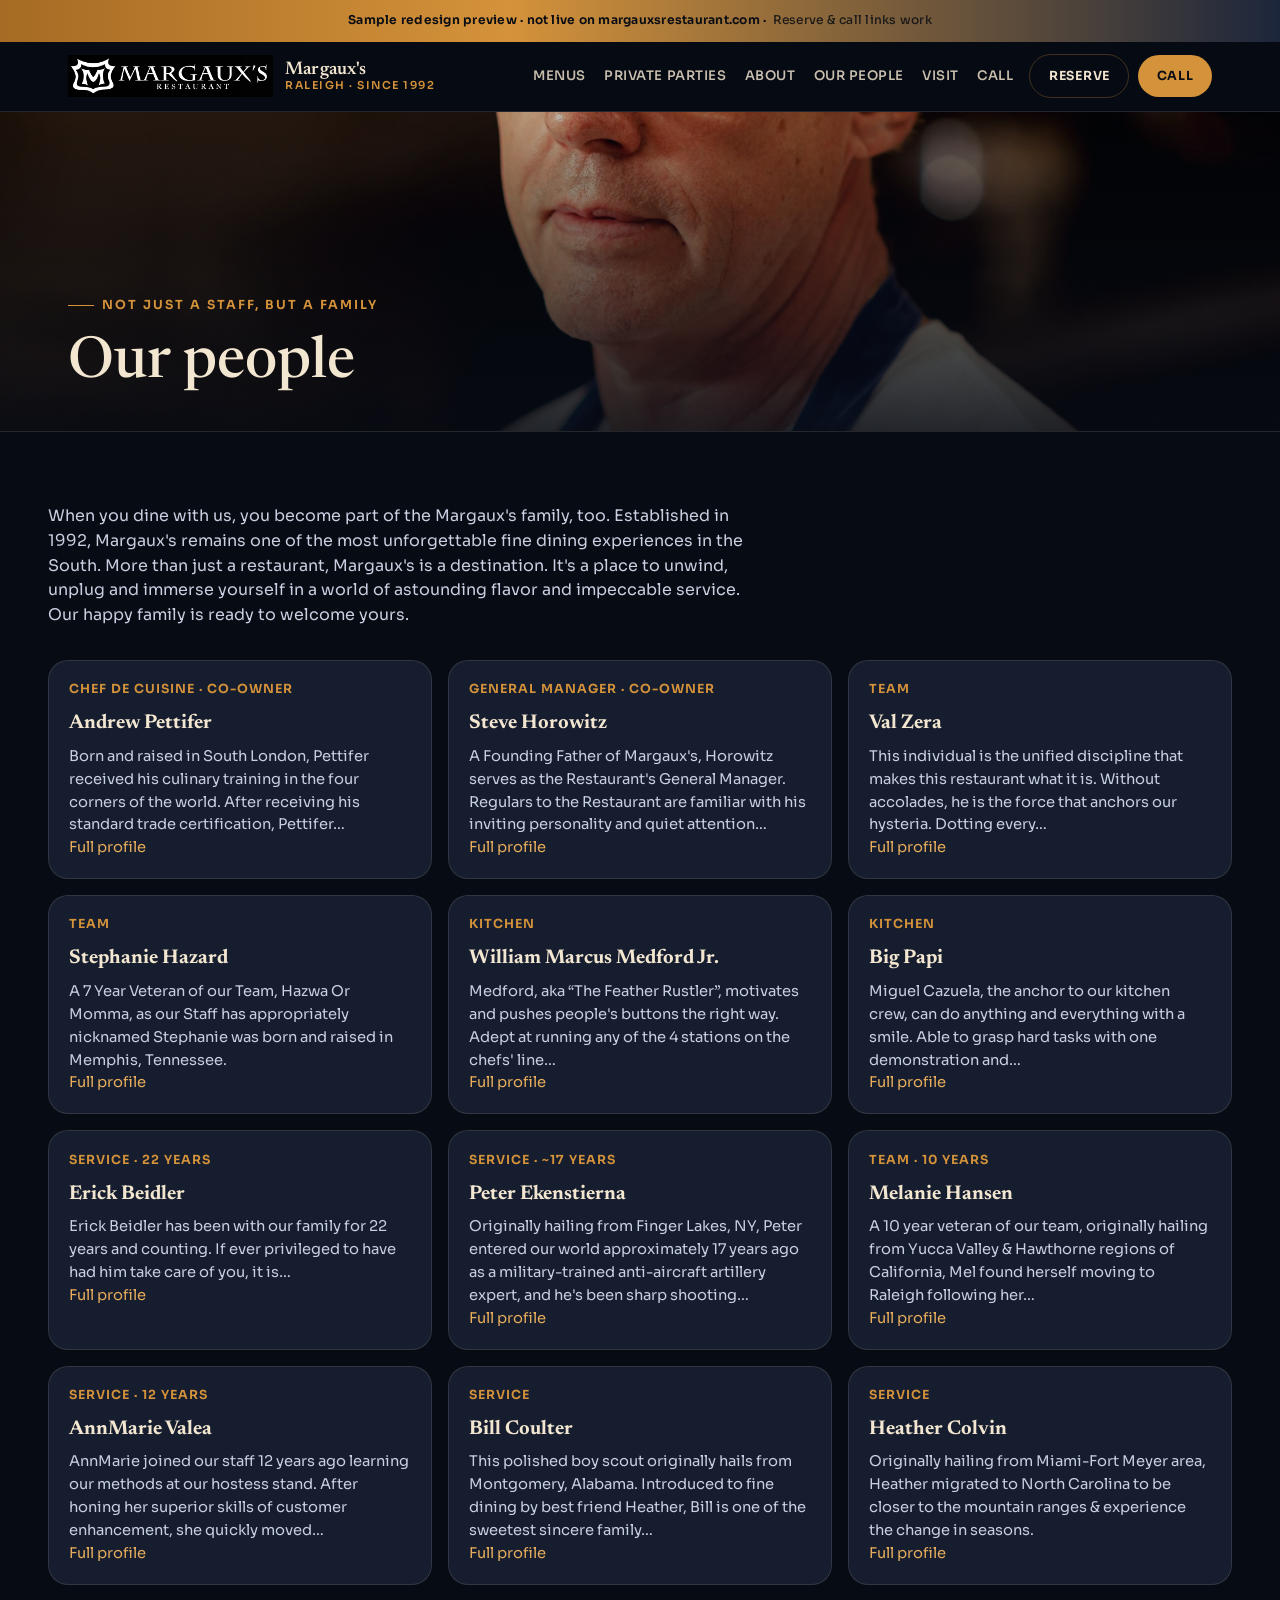
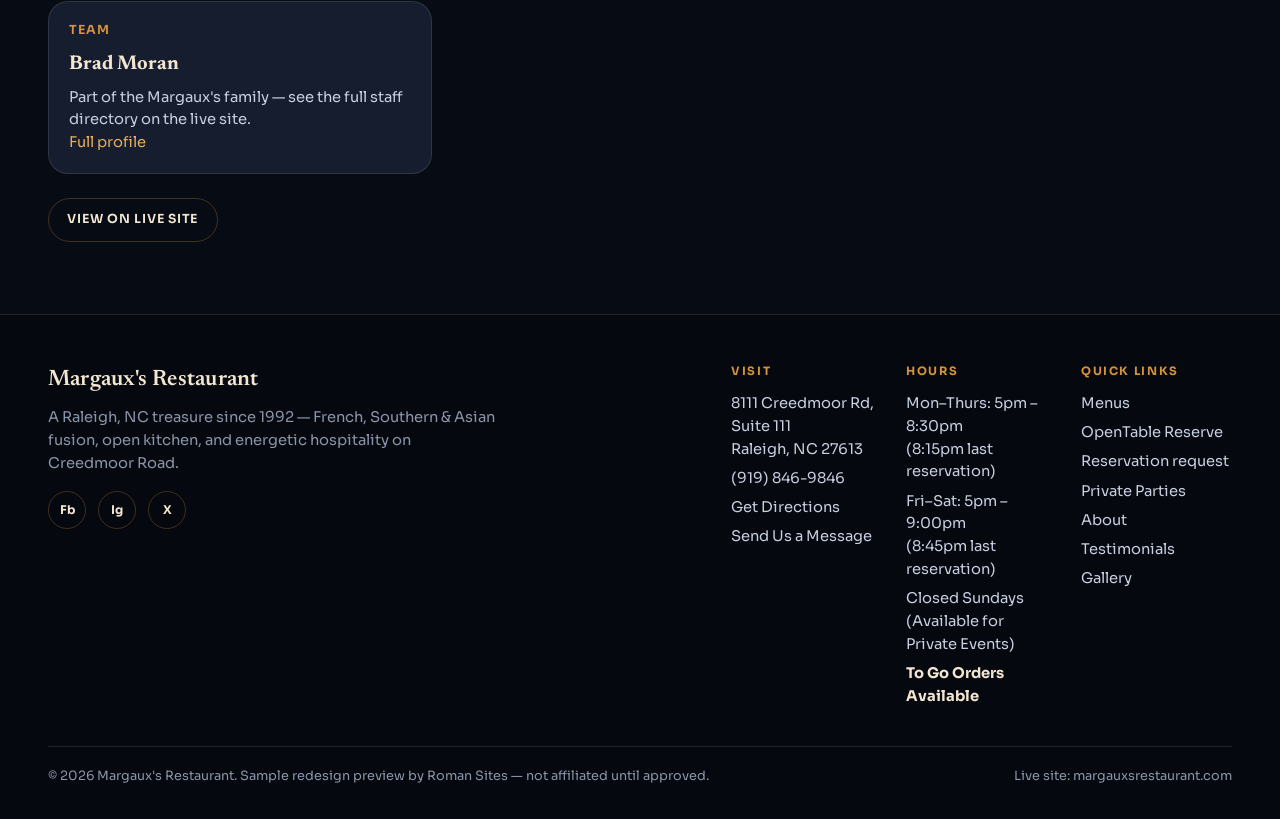
<file: people.html>
<!DOCTYPE html>
<html lang="en">
<head>
  <meta charset="utf-8" />
  <meta name="viewport" content="width=device-width, initial-scale=1" />
  <title>Our People · Margaux's Restaurant Raleigh</title>
  <meta name="description" content="Meet the Margaux's family — Chef Andrew Pettifer, Steve Horowitz, and the team behind Raleigh's destination dining experience." />
  <link rel="preconnect" href="https://fonts.googleapis.com" />
  <link rel="preconnect" href="https://fonts.gstatic.com" crossorigin />
  <link href="https://fonts.googleapis.com/css2?family=Newsreader:opsz,wght@6..72,500;6..72,600;6..72,700&family=Sora:wght@400;500;550;600;650;700&display=swap" rel="stylesheet" />
  <link rel="stylesheet" href="assets/styles.css" />
  <link rel="icon" href="assets/logo-mark.png" />
</head>
<body>
  <div class="preview-banner" role="status">
    Sample redesign preview · not live on margauxsrestaurant.com · <span>Reserve &amp; call links work</span>
  </div>
  <header class="site-header">
    <div class="nav-inner">
      <a class="brand" href="index.html">
        <img src="assets/logo.png" alt="Margaux's Restaurant logo" width="742" height="152" />
        <span class="brand-text">
          <span class="brand-name">Margaux's</span>
          <span class="brand-tag">Raleigh · Since 1992</span>
        </span>
      </a>
      <nav class="nav-links" aria-label="Primary">
        <a href="menus.html">Menus</a>
        <a href="private-parties.html">Private Parties</a>
        <a href="about.html">About</a>
        <a href="people.html">Our People</a>
        <a href="visit.html">Visit</a>
        <a href="tel:9198469846">Call</a>
      </nav>
      <div class="nav-ctas">
        <a class="btn btn-secondary" href="https://www.opentable.com/restaurant/profile/86053/reserve?rid=86053&restref=86053" target="_blank" rel="noopener">Reserve</a>
        <a class="btn btn-primary" href="tel:9198469846">Call</a>
        <button class="nav-toggle" type="button" data-nav-toggle aria-expanded="false" aria-controls="mobile-nav" aria-label="Open menu">
          <span></span><span></span><span></span>
        </button>
      </div>
    </div>
    <div class="mobile-panel" id="mobile-nav" data-mobile-panel>
      <a href="menus.html">Menus &amp; Specials</a>
      <a href="private-parties.html">Private Parties</a>
      <a href="about.html">About</a>
      <a href="people.html">Our People</a>
      <a href="purveyors.html">Local Purveyors</a>
      <a href="visit.html">Visit / Contact</a>
      <a href="https://margauxsrestaurant.com/margaux-menus/dinner-menu/" target="_blank" rel="noopener">Tonight's Dinner Menu</a>
      <a href="https://margauxsrestaurant.com/make-your-reservation/" target="_blank" rel="noopener">Reservation request form</a>
      <a href="tel:9198469846">Call (919) 846-9846</a>
      <div class="mobile-ctas">
        <a class="btn btn-secondary" href="https://www.opentable.com/restaurant/profile/86053/reserve?rid=86053&restref=86053" target="_blank" rel="noopener">Reserve on OpenTable</a>
        <a class="btn btn-primary" href="tel:9198469846">Call the restaurant</a>
      </div>
    </div>
  </header>

<main>
  <section class="page-hero">
    <div class="page-hero-media" aria-hidden="true"><img src="assets/chef.jpg" alt="" /></div>
    <div class="page-hero-shade" aria-hidden="true"></div>
    <div class="page-hero-content">
      <p class="eyebrow">Not just a staff, but a family</p>
      <h1>Our people</h1>
    </div>
  </section>
  <section class="section">
    <div class="section-inner">
      <div class="prose" style="margin-bottom:2rem">
        <p>When you dine with us, you become part of the Margaux's family, too. Established in 1992, Margaux's remains one of the most unforgettable fine dining experiences in the South. More than just a restaurant, Margaux's is a destination. It's a place to unwind, unplug and immerse yourself in a world of astounding flavor and impeccable service. Our happy family is ready to welcome yours.</p>
      </div>
      <div class="people-grid">
        <article class="person">
          <p class="role">Chef de Cuisine · Co-owner</p>
          <h3>Andrew Pettifer</h3>
          <p>Born and raised in South London, Pettifer received his culinary training in the four corners of the world. After receiving his standard trade certification, Pettifer…</p>
          <p><a href="https://margauxsrestaurant.com/staff-member/andrew-pettifer/" target="_blank" rel="noopener" style="color:var(--amber-hot)">Full profile</a></p>
        </article>
        <article class="person">
          <p class="role">General Manager · Co-owner</p>
          <h3>Steve Horowitz</h3>
          <p>A Founding Father of Margaux's, Horowitz serves as the Restaurant's General Manager. Regulars to the Restaurant are familiar with his inviting personality and quiet attention…</p>
          <p><a href="https://margauxsrestaurant.com/staff-member/steve-horowitz/" target="_blank" rel="noopener" style="color:var(--amber-hot)">Full profile</a></p>
        </article>
        <article class="person">
          <p class="role">Team</p>
          <h3>Val Zera</h3>
          <p>This individual is the unified discipline that makes this restaurant what it is. Without accolades, he is the force that anchors our hysteria. Dotting every…</p>
          <p><a href="https://margauxsrestaurant.com/staff-member/valenti-f-zera/" target="_blank" rel="noopener" style="color:var(--amber-hot)">Full profile</a></p>
        </article>
        <article class="person">
          <p class="role">Team</p>
          <h3>Stephanie Hazard</h3>
          <p>A 7 Year Veteran of our Team, Hazwa Or Momma, as our Staff has appropriately nicknamed Stephanie was born and raised in Memphis, Tennessee.</p>
          <p><a href="https://margauxsrestaurant.com/staff-member/stephanie-hazard/" target="_blank" rel="noopener" style="color:var(--amber-hot)">Full profile</a></p>
        </article>
        <article class="person">
          <p class="role">Kitchen</p>
          <h3>William Marcus Medford Jr.</h3>
          <p>Medford, aka “The Feather Rustler”, motivates and pushes people's buttons the right way. Adept at running any of the 4 stations on the chefs' line…</p>
          <p><a href="https://margauxsrestaurant.com/staff-member/william-marcus-medford-jr/" target="_blank" rel="noopener" style="color:var(--amber-hot)">Full profile</a></p>
        </article>
        <article class="person">
          <p class="role">Kitchen</p>
          <h3>Big Papi</h3>
          <p>Miguel Cazuela, the anchor to our kitchen crew, can do anything and everything with a smile. Able to grasp hard tasks with one demonstration and…</p>
          <p><a href="https://margauxsrestaurant.com/staff-member/big-papi/" target="_blank" rel="noopener" style="color:var(--amber-hot)">Full profile</a></p>
        </article>
        <article class="person">
          <p class="role">Service · 22 years</p>
          <h3>Erick Beidler</h3>
          <p>Erick Beidler has been with our family for 22 years and counting. If ever privileged to have had him take care of you, it is…</p>
          <p><a href="https://margauxsrestaurant.com/staff-member/erick-beidler/" target="_blank" rel="noopener" style="color:var(--amber-hot)">Full profile</a></p>
        </article>
        <article class="person">
          <p class="role">Service · ~17 years</p>
          <h3>Peter Ekenstierna</h3>
          <p>Originally hailing from Finger Lakes, NY, Peter entered our world approximately 17 years ago as a military-trained anti-aircraft artillery expert, and he's been sharp shooting…</p>
          <p><a href="https://margauxsrestaurant.com/staff-member/peter-ekenstierna/" target="_blank" rel="noopener" style="color:var(--amber-hot)">Full profile</a></p>
        </article>
        <article class="person">
          <p class="role">Team · 10 years</p>
          <h3>Melanie Hansen</h3>
          <p>A 10 year veteran of our team, originally hailing from Yucca Valley &amp; Hawthorne regions of California, Mel found herself moving to Raleigh following her…</p>
          <p><a href="https://margauxsrestaurant.com/staff-member/melanie-hansen/" target="_blank" rel="noopener" style="color:var(--amber-hot)">Full profile</a></p>
        </article>
        <article class="person">
          <p class="role">Service · 12 years</p>
          <h3>AnnMarie Valea</h3>
          <p>AnnMarie joined our staff 12 years ago learning our methods at our hostess stand. After honing her superior skills of customer enhancement, she quickly moved…</p>
          <p><a href="https://margauxsrestaurant.com/staff-member/annmarie-valea/" target="_blank" rel="noopener" style="color:var(--amber-hot)">Full profile</a></p>
        </article>
        <article class="person">
          <p class="role">Service</p>
          <h3>Bill Coulter</h3>
          <p>This polished boy scout originally hails from Montgomery, Alabama. Introduced to fine dining by best friend Heather, Bill is one of the sweetest sincere family…</p>
          <p><a href="https://margauxsrestaurant.com/staff-member/bill-coulter/" target="_blank" rel="noopener" style="color:var(--amber-hot)">Full profile</a></p>
        </article>
        <article class="person">
          <p class="role">Service</p>
          <h3>Heather Colvin</h3>
          <p>Originally hailing from Miami-Fort Meyer area, Heather migrated to North Carolina to be closer to the mountain ranges &amp; experience the change in seasons.</p>
          <p><a href="https://margauxsrestaurant.com/staff-member/heather-colvin/" target="_blank" rel="noopener" style="color:var(--amber-hot)">Full profile</a></p>
        </article>
        <article class="person">
          <p class="role">Team</p>
          <h3>Brad Moran</h3>
          <p>Part of the Margaux's family — see the full staff directory on the live site.</p>
          <p><a href="https://margauxsrestaurant.com/staff-member/brad-moran/" target="_blank" rel="noopener" style="color:var(--amber-hot)">Full profile</a></p>
        </article>
      </div>
      <p style="margin-top:1.5rem"><a class="btn btn-secondary" href="https://margauxsrestaurant.com/our-people/" target="_blank" rel="noopener">View on live site</a></p>
    </div>
  </section>
</main>

  <footer class="site-footer">
    <div class="footer-inner">
      <div class="footer-brand">
        <div class="brand-name">Margaux's Restaurant</div>
        <p>A Raleigh, NC treasure since 1992 — French, Southern &amp; Asian fusion, open kitchen, and energetic hospitality on Creedmoor Road.</p>
        <div class="socials" style="margin-top:1rem">
          <a href="https://www.facebook.com/MargauxsRestaurant/" target="_blank" rel="noopener" aria-label="Facebook">Fb</a>
          <a href="https://www.instagram.com/margauxsrest/" target="_blank" rel="noopener" aria-label="Instagram">Ig</a>
          <a href="https://twitter.com/margauxsrest/" target="_blank" rel="noopener" aria-label="X / Twitter">X</a>
        </div>
      </div>
      <div class="footer-cols">
        <div>
          <h4>Visit</h4>
          <p>8111 Creedmoor Rd, Suite 111<br>Raleigh, NC 27613</p>
          <a href="tel:9198469846">(919) 846-9846</a>
          <a href="https://www.google.com/maps/dir//Margaux's+Restaurant,+8111+Creedmoor+Rd,+Raleigh,+NC+27613/@35.8978974,-78.7172102,13z/data=!3m1!5s0x89acf78a58f0b1d3:0x7edf0a3a84be2a95!4m9!4m8!1m0!1m5!1m1!1s0x89acf78ae7d5bb91:0xe212f3b358b9a8a1!2m2!1d-78.682105!2d35.897833!3e0" target="_blank" rel="noopener">Get Directions</a>
          <a href="https://margauxsrestaurant.com/contact/" target="_blank" rel="noopener">Send Us a Message</a>
        </div>
        <div>
          <h4>Hours</h4>
          <p>Mon–Thurs: 5pm – 8:30pm<br>(8:15pm last reservation)</p>
          <p>Fri–Sat: 5pm – 9:00pm<br>(8:45pm last reservation)</p>
          <p>Closed Sundays<br>(Available for Private Events)</p>
          <p><strong style="color:var(--champagne)">To Go Orders Available</strong></p>
        </div>
        <div>
          <h4>Quick links</h4>
          <a href="menus.html">Menus</a>
          <a href="https://www.opentable.com/restaurant/profile/86053/reserve?rid=86053&restref=86053" target="_blank" rel="noopener">OpenTable Reserve</a>
          <a href="https://margauxsrestaurant.com/make-your-reservation/" target="_blank" rel="noopener">Reservation request</a>
          <a href="private-parties.html">Private Parties</a>
          <a href="about.html">About</a>
          <a href="https://margauxsrestaurant.com/testimonials/" target="_blank" rel="noopener">Testimonials</a>
          <a href="https://margauxsrestaurant.com/gallery/" target="_blank" rel="noopener">Gallery</a>
        </div>
      </div>
    </div>
    <div class="footer-bottom">
      <span>© 2026 Margaux's Restaurant. Sample redesign preview by Roman Sites — not affiliated until approved.</span>
      <span>Live site: <a href="https://margauxsrestaurant.com/" target="_blank" rel="noopener">margauxsrestaurant.com</a></span>
    </div>
  </footer>
  <script src="assets/site.js"></script>
</body>
</html>
</file>
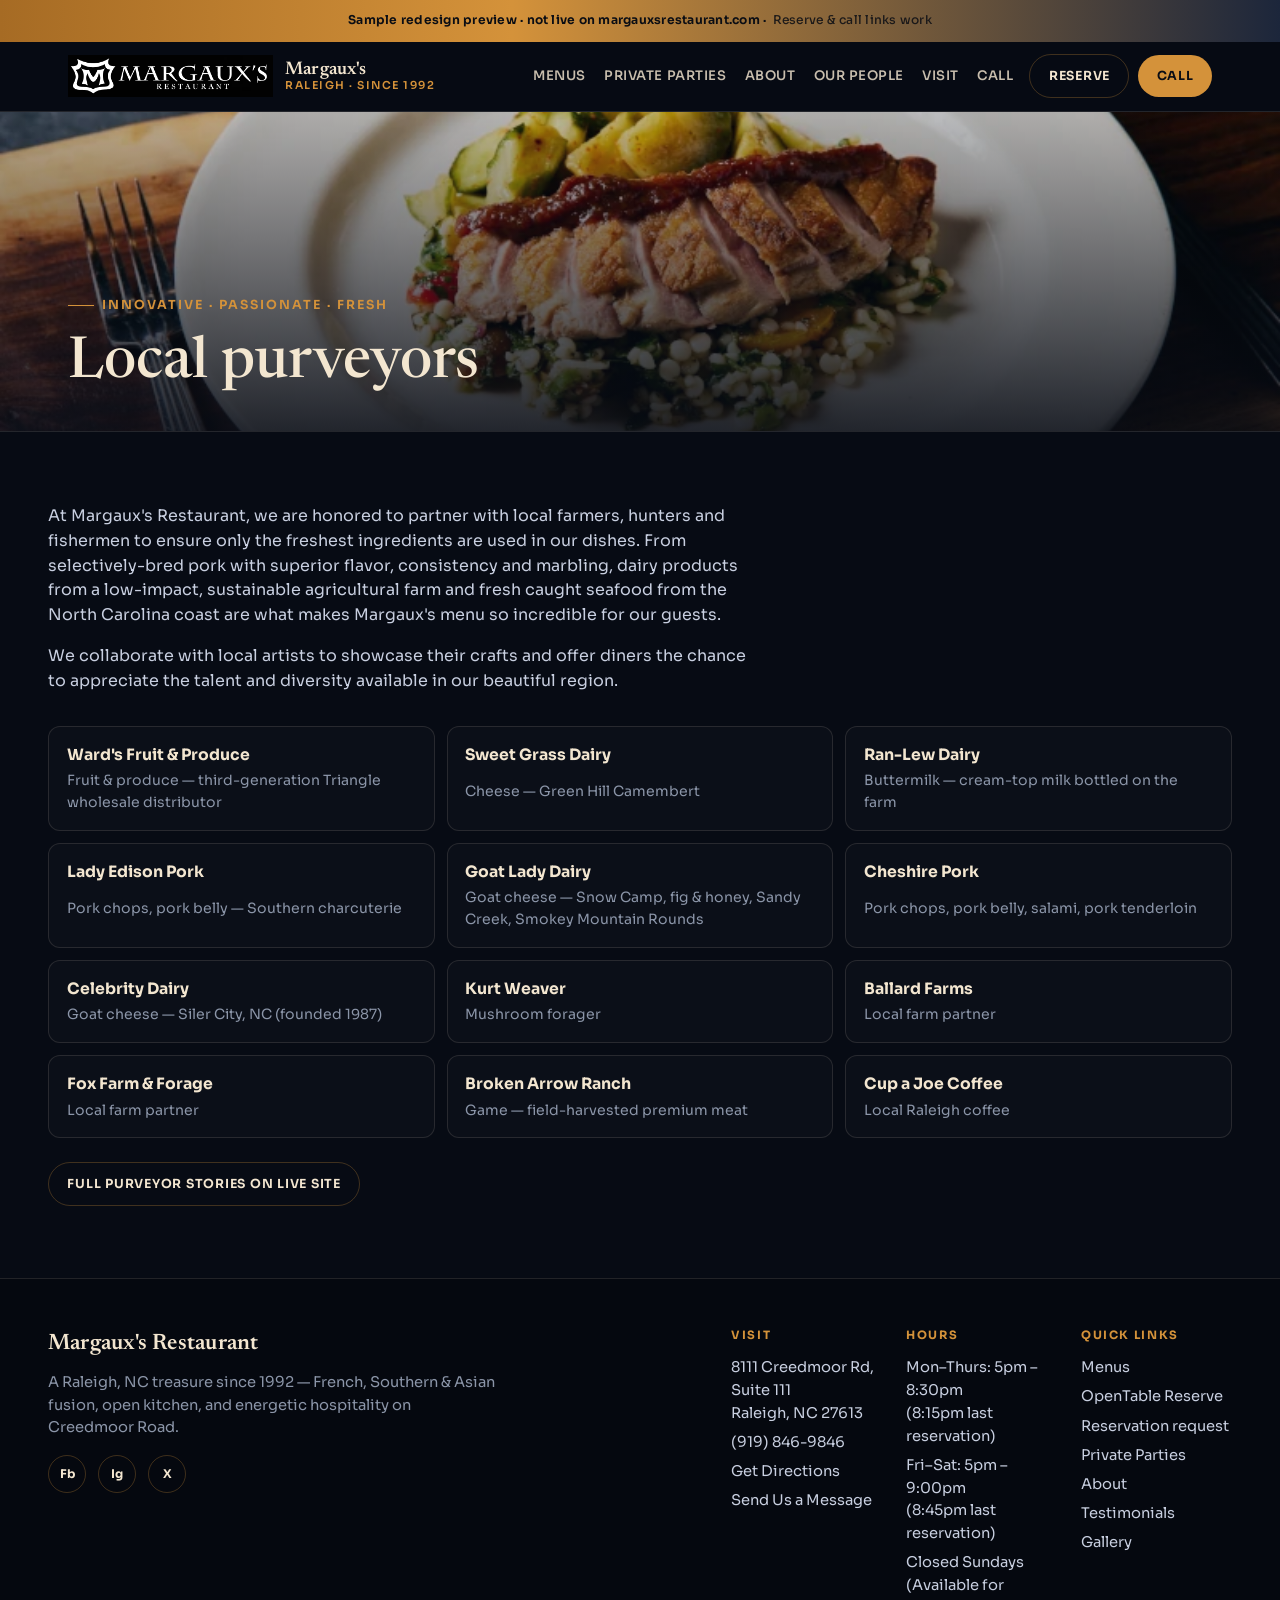
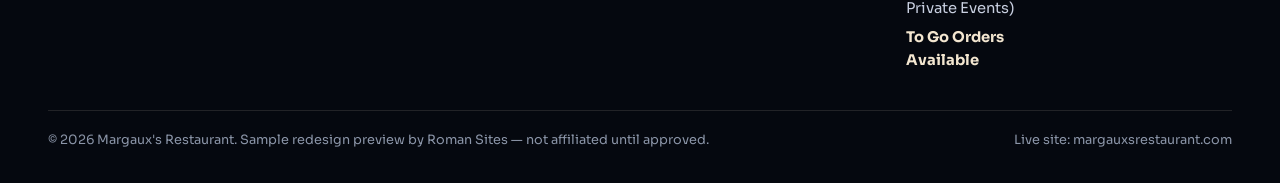
<file: purveyors.html>
<!DOCTYPE html>
<html lang="en">
<head>
  <meta charset="utf-8" />
  <meta name="viewport" content="width=device-width, initial-scale=1" />
  <title>Local Purveyors · Margaux's Restaurant Raleigh</title>
  <meta name="description" content="Local farmers and producers partnering with Margaux's — Cheshire Pork, Goat Lady Dairy, Ward's Fruit & Produce, and more." />
  <link rel="preconnect" href="https://fonts.googleapis.com" />
  <link rel="preconnect" href="https://fonts.gstatic.com" crossorigin />
  <link href="https://fonts.googleapis.com/css2?family=Newsreader:opsz,wght@6..72,500;6..72,600;6..72,700&family=Sora:wght@400;500;550;600;650;700&display=swap" rel="stylesheet" />
  <link rel="stylesheet" href="assets/styles.css" />
  <link rel="icon" href="assets/logo-mark.png" />
</head>
<body>
  <div class="preview-banner" role="status">
    Sample redesign preview · not live on margauxsrestaurant.com · <span>Reserve &amp; call links work</span>
  </div>
  <header class="site-header">
    <div class="nav-inner">
      <a class="brand" href="index.html">
        <img src="assets/logo.png" alt="Margaux's Restaurant logo" width="742" height="152" />
        <span class="brand-text">
          <span class="brand-name">Margaux's</span>
          <span class="brand-tag">Raleigh · Since 1992</span>
        </span>
      </a>
      <nav class="nav-links" aria-label="Primary">
        <a href="menus.html">Menus</a>
        <a href="private-parties.html">Private Parties</a>
        <a href="about.html">About</a>
        <a href="people.html">Our People</a>
        <a href="visit.html">Visit</a>
        <a href="tel:9198469846">Call</a>
      </nav>
      <div class="nav-ctas">
        <a class="btn btn-secondary" href="https://www.opentable.com/restaurant/profile/86053/reserve?rid=86053&restref=86053" target="_blank" rel="noopener">Reserve</a>
        <a class="btn btn-primary" href="tel:9198469846">Call</a>
        <button class="nav-toggle" type="button" data-nav-toggle aria-expanded="false" aria-controls="mobile-nav" aria-label="Open menu">
          <span></span><span></span><span></span>
        </button>
      </div>
    </div>
    <div class="mobile-panel" id="mobile-nav" data-mobile-panel>
      <a href="menus.html">Menus &amp; Specials</a>
      <a href="private-parties.html">Private Parties</a>
      <a href="about.html">About</a>
      <a href="people.html">Our People</a>
      <a href="purveyors.html">Local Purveyors</a>
      <a href="visit.html">Visit / Contact</a>
      <a href="https://margauxsrestaurant.com/margaux-menus/dinner-menu/" target="_blank" rel="noopener">Tonight's Dinner Menu</a>
      <a href="https://margauxsrestaurant.com/make-your-reservation/" target="_blank" rel="noopener">Reservation request form</a>
      <a href="tel:9198469846">Call (919) 846-9846</a>
      <div class="mobile-ctas">
        <a class="btn btn-secondary" href="https://www.opentable.com/restaurant/profile/86053/reserve?rid=86053&restref=86053" target="_blank" rel="noopener">Reserve on OpenTable</a>
        <a class="btn btn-primary" href="tel:9198469846">Call the restaurant</a>
      </div>
    </div>
  </header>

<main>
  <section class="page-hero">
    <div class="page-hero-media" aria-hidden="true"><img src="assets/food-3.webp" alt="" /></div>
    <div class="page-hero-shade" aria-hidden="true"></div>
    <div class="page-hero-content">
      <p class="eyebrow">Innovative · Passionate · Fresh</p>
      <h1>Local purveyors</h1>
    </div>
  </section>
  <section class="section">
    <div class="section-inner">
      <div class="prose" style="margin-bottom:2rem">
        <p>At Margaux's Restaurant, we are honored to partner with local farmers, hunters and fishermen to ensure only the freshest ingredients are used in our dishes. From selectively-bred pork with superior flavor, consistency and marbling, dairy products from a low-impact, sustainable agricultural farm and fresh caught seafood from the North Carolina coast are what makes Margaux's menu so incredible for our guests.</p>
        <p>We collaborate with local artists to showcase their crafts and offer diners the chance to appreciate the talent and diversity available in our beautiful region.</p>
      </div>
      <div class="purveyor-grid">
        <div class="purveyor"><strong>Ward's Fruit &amp; Produce</strong><span>Fruit &amp; produce — third-generation Triangle wholesale distributor</span></div>
        <div class="purveyor"><strong>Sweet Grass Dairy</strong><span>Cheese — Green Hill Camembert</span></div>
        <div class="purveyor"><strong>Ran-Lew Dairy</strong><span>Buttermilk — cream-top milk bottled on the farm</span></div>
        <div class="purveyor"><strong>Lady Edison Pork</strong><span>Pork chops, pork belly — Southern charcuterie</span></div>
        <div class="purveyor"><strong>Goat Lady Dairy</strong><span>Goat cheese — Snow Camp, fig &amp; honey, Sandy Creek, Smokey Mountain Rounds</span></div>
        <div class="purveyor"><strong>Cheshire Pork</strong><span>Pork chops, pork belly, salami, pork tenderloin</span></div>
        <div class="purveyor"><strong>Celebrity Dairy</strong><span>Goat cheese — Siler City, NC (founded 1987)</span></div>
        <div class="purveyor"><strong>Kurt Weaver</strong><span>Mushroom forager</span></div>
        <div class="purveyor"><strong>Ballard Farms</strong><span>Local farm partner</span></div>
        <div class="purveyor"><strong>Fox Farm &amp; Forage</strong><span>Local farm partner</span></div>
        <div class="purveyor"><strong>Broken Arrow Ranch</strong><span>Game — field-harvested premium meat</span></div>
        <div class="purveyor"><strong>Cup a Joe Coffee</strong><span>Local Raleigh coffee</span></div>
      </div>
      <p style="margin-top:1.5rem"><a class="btn btn-secondary" href="https://margauxsrestaurant.com/local-purveyors/" target="_blank" rel="noopener">Full purveyor stories on live site</a></p>
    </div>
  </section>
</main>

  <footer class="site-footer">
    <div class="footer-inner">
      <div class="footer-brand">
        <div class="brand-name">Margaux's Restaurant</div>
        <p>A Raleigh, NC treasure since 1992 — French, Southern &amp; Asian fusion, open kitchen, and energetic hospitality on Creedmoor Road.</p>
        <div class="socials" style="margin-top:1rem">
          <a href="https://www.facebook.com/MargauxsRestaurant/" target="_blank" rel="noopener" aria-label="Facebook">Fb</a>
          <a href="https://www.instagram.com/margauxsrest/" target="_blank" rel="noopener" aria-label="Instagram">Ig</a>
          <a href="https://twitter.com/margauxsrest/" target="_blank" rel="noopener" aria-label="X / Twitter">X</a>
        </div>
      </div>
      <div class="footer-cols">
        <div>
          <h4>Visit</h4>
          <p>8111 Creedmoor Rd, Suite 111<br>Raleigh, NC 27613</p>
          <a href="tel:9198469846">(919) 846-9846</a>
          <a href="https://www.google.com/maps/dir//Margaux's+Restaurant,+8111+Creedmoor+Rd,+Raleigh,+NC+27613/@35.8978974,-78.7172102,13z/data=!3m1!5s0x89acf78a58f0b1d3:0x7edf0a3a84be2a95!4m9!4m8!1m0!1m5!1m1!1s0x89acf78ae7d5bb91:0xe212f3b358b9a8a1!2m2!1d-78.682105!2d35.897833!3e0" target="_blank" rel="noopener">Get Directions</a>
          <a href="https://margauxsrestaurant.com/contact/" target="_blank" rel="noopener">Send Us a Message</a>
        </div>
        <div>
          <h4>Hours</h4>
          <p>Mon–Thurs: 5pm – 8:30pm<br>(8:15pm last reservation)</p>
          <p>Fri–Sat: 5pm – 9:00pm<br>(8:45pm last reservation)</p>
          <p>Closed Sundays<br>(Available for Private Events)</p>
          <p><strong style="color:var(--champagne)">To Go Orders Available</strong></p>
        </div>
        <div>
          <h4>Quick links</h4>
          <a href="menus.html">Menus</a>
          <a href="https://www.opentable.com/restaurant/profile/86053/reserve?rid=86053&restref=86053" target="_blank" rel="noopener">OpenTable Reserve</a>
          <a href="https://margauxsrestaurant.com/make-your-reservation/" target="_blank" rel="noopener">Reservation request</a>
          <a href="private-parties.html">Private Parties</a>
          <a href="about.html">About</a>
          <a href="https://margauxsrestaurant.com/testimonials/" target="_blank" rel="noopener">Testimonials</a>
          <a href="https://margauxsrestaurant.com/gallery/" target="_blank" rel="noopener">Gallery</a>
        </div>
      </div>
    </div>
    <div class="footer-bottom">
      <span>© 2026 Margaux's Restaurant. Sample redesign preview by Roman Sites — not affiliated until approved.</span>
      <span>Live site: <a href="https://margauxsrestaurant.com/" target="_blank" rel="noopener">margauxsrestaurant.com</a></span>
    </div>
  </footer>
  <script src="assets/site.js"></script>
</body>
</html>
</file>
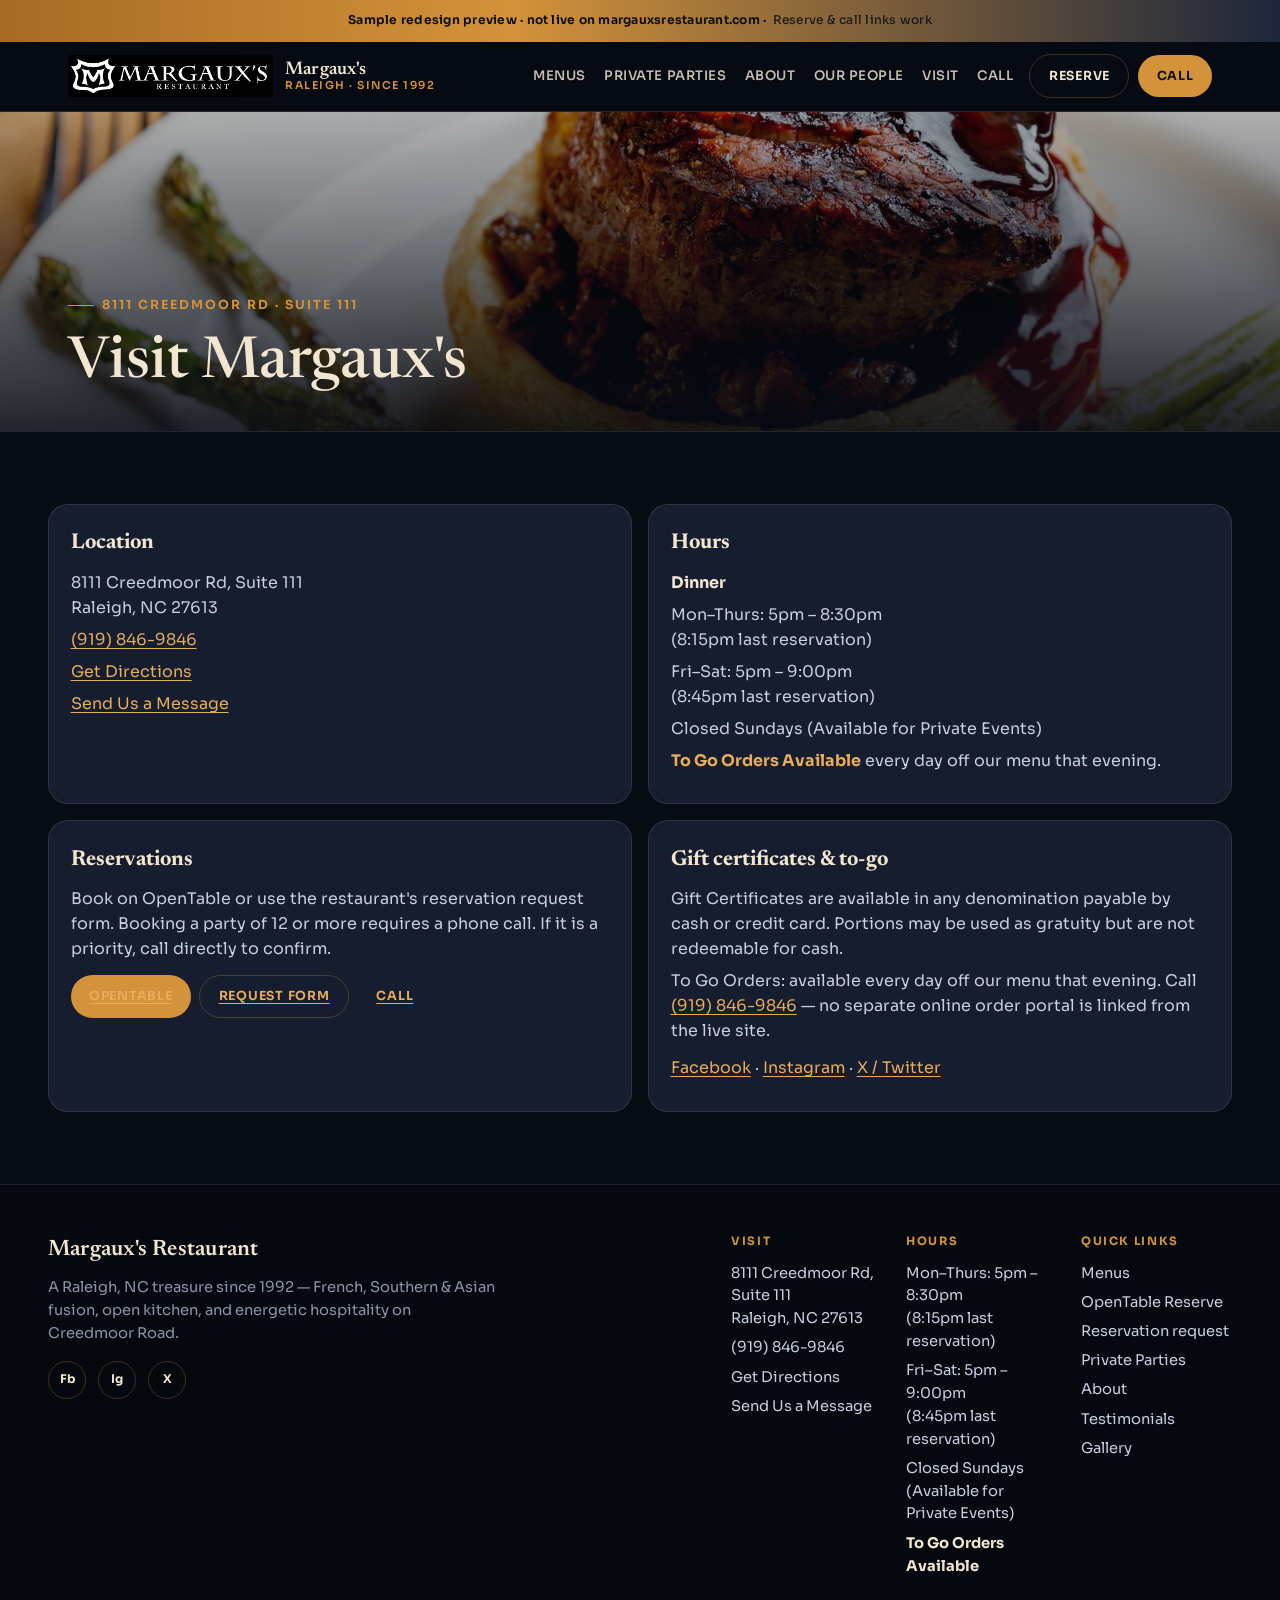
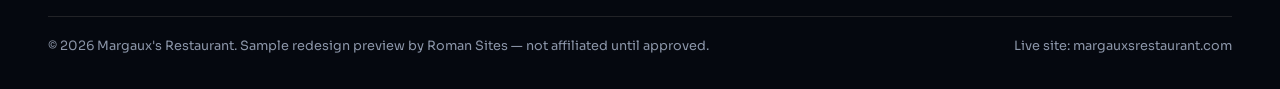
<file: visit.html>
<!DOCTYPE html>
<html lang="en">
<head>
  <meta charset="utf-8" />
  <meta name="viewport" content="width=device-width, initial-scale=1" />
  <title>Visit & Contact · Margaux's Restaurant Raleigh</title>
  <meta name="description" content="Hours, address, directions, OpenTable reservations, and contact for Margaux's at 8111 Creedmoor Rd, Raleigh." />
  <link rel="preconnect" href="https://fonts.googleapis.com" />
  <link rel="preconnect" href="https://fonts.gstatic.com" crossorigin />
  <link href="https://fonts.googleapis.com/css2?family=Newsreader:opsz,wght@6..72,500;6..72,600;6..72,700&family=Sora:wght@400;500;550;600;650;700&display=swap" rel="stylesheet" />
  <link rel="stylesheet" href="assets/styles.css" />
  <link rel="icon" href="assets/logo-mark.png" />
</head>
<body>
  <div class="preview-banner" role="status">
    Sample redesign preview · not live on margauxsrestaurant.com · <span>Reserve &amp; call links work</span>
  </div>
  <header class="site-header">
    <div class="nav-inner">
      <a class="brand" href="index.html">
        <img src="assets/logo.png" alt="Margaux's Restaurant logo" width="742" height="152" />
        <span class="brand-text">
          <span class="brand-name">Margaux's</span>
          <span class="brand-tag">Raleigh · Since 1992</span>
        </span>
      </a>
      <nav class="nav-links" aria-label="Primary">
        <a href="menus.html">Menus</a>
        <a href="private-parties.html">Private Parties</a>
        <a href="about.html">About</a>
        <a href="people.html">Our People</a>
        <a href="visit.html">Visit</a>
        <a href="tel:9198469846">Call</a>
      </nav>
      <div class="nav-ctas">
        <a class="btn btn-secondary" href="https://www.opentable.com/restaurant/profile/86053/reserve?rid=86053&restref=86053" target="_blank" rel="noopener">Reserve</a>
        <a class="btn btn-primary" href="tel:9198469846">Call</a>
        <button class="nav-toggle" type="button" data-nav-toggle aria-expanded="false" aria-controls="mobile-nav" aria-label="Open menu">
          <span></span><span></span><span></span>
        </button>
      </div>
    </div>
    <div class="mobile-panel" id="mobile-nav" data-mobile-panel>
      <a href="menus.html">Menus &amp; Specials</a>
      <a href="private-parties.html">Private Parties</a>
      <a href="about.html">About</a>
      <a href="people.html">Our People</a>
      <a href="purveyors.html">Local Purveyors</a>
      <a href="visit.html">Visit / Contact</a>
      <a href="https://margauxsrestaurant.com/margaux-menus/dinner-menu/" target="_blank" rel="noopener">Tonight's Dinner Menu</a>
      <a href="https://margauxsrestaurant.com/make-your-reservation/" target="_blank" rel="noopener">Reservation request form</a>
      <a href="tel:9198469846">Call (919) 846-9846</a>
      <div class="mobile-ctas">
        <a class="btn btn-secondary" href="https://www.opentable.com/restaurant/profile/86053/reserve?rid=86053&restref=86053" target="_blank" rel="noopener">Reserve on OpenTable</a>
        <a class="btn btn-primary" href="tel:9198469846">Call the restaurant</a>
      </div>
    </div>
  </header>

<main>
  <section class="page-hero">
    <div class="page-hero-media" aria-hidden="true"><img src="assets/dining.jpg" alt="" /></div>
    <div class="page-hero-shade" aria-hidden="true"></div>
    <div class="page-hero-content">
      <p class="eyebrow">8111 Creedmoor Rd · Suite 111</p>
      <h1>Visit Margaux's</h1>
    </div>
  </section>
  <section class="section">
    <div class="section-inner visit-grid">
      <article class="visit-card">
        <h3>Location</h3>
        <p>8111 Creedmoor Rd, Suite 111<br>Raleigh, NC 27613</p>
        <p><a href="tel:9198469846">(919) 846-9846</a></p>
        <p><a href="https://www.google.com/maps/dir//Margaux's+Restaurant,+8111+Creedmoor+Rd,+Raleigh,+NC+27613/@35.8978974,-78.7172102,13z/data=!3m1!5s0x89acf78a58f0b1d3:0x7edf0a3a84be2a95!4m9!4m8!1m0!1m5!1m1!1s0x89acf78ae7d5bb91:0xe212f3b358b9a8a1!2m2!1d-78.682105!2d35.897833!3e0" target="_blank" rel="noopener">Get Directions</a></p>
        <p><a href="https://margauxsrestaurant.com/contact/" target="_blank" rel="noopener">Send Us a Message</a></p>
      </article>
      <article class="visit-card">
        <h3>Hours</h3>
        <p><strong style="color:var(--champagne)">Dinner</strong></p>
        <p>Mon–Thurs: 5pm – 8:30pm<br>(8:15pm last reservation)</p>
        <p>Fri–Sat: 5pm – 9:00pm<br>(8:45pm last reservation)</p>
        <p>Closed Sundays (Available for Private Events)</p>
        <p><strong style="color:var(--amber-hot)">To Go Orders Available</strong> every day off our menu that evening.</p>
      </article>
      <article class="visit-card">
        <h3>Reservations</h3>
        <p>Book on OpenTable or use the restaurant's reservation request form. Booking a party of 12 or more requires a phone call. If it is a priority, call directly to confirm.</p>
        <p style="margin-top:.8rem;display:flex;flex-wrap:wrap;gap:.5rem">
          <a class="btn btn-primary" href="https://www.opentable.com/restaurant/profile/86053/reserve?rid=86053&restref=86053" target="_blank" rel="noopener">OpenTable</a>
          <a class="btn btn-secondary" href="https://margauxsrestaurant.com/make-your-reservation/" target="_blank" rel="noopener">Request form</a>
          <a class="btn btn-ghost" href="tel:9198469846">Call</a>
        </p>
      </article>
      <article class="visit-card">
        <h3>Gift certificates &amp; to-go</h3>
        <p>Gift Certificates are available in any denomination payable by cash or credit card. Portions may be used as gratuity but are not redeemable for cash.</p>
        <p>To Go Orders: available every day off our menu that evening. Call <a href="tel:9198469846">(919) 846-9846</a> — no separate online order portal is linked from the live site.</p>
        <p style="margin-top:.8rem"><a href="https://www.facebook.com/MargauxsRestaurant/" target="_blank" rel="noopener">Facebook</a> · <a href="https://www.instagram.com/margauxsrest/" target="_blank" rel="noopener">Instagram</a> · <a href="https://twitter.com/margauxsrest/" target="_blank" rel="noopener">X / Twitter</a></p>
      </article>
    </div>
  </section>
</main>

  <footer class="site-footer">
    <div class="footer-inner">
      <div class="footer-brand">
        <div class="brand-name">Margaux's Restaurant</div>
        <p>A Raleigh, NC treasure since 1992 — French, Southern &amp; Asian fusion, open kitchen, and energetic hospitality on Creedmoor Road.</p>
        <div class="socials" style="margin-top:1rem">
          <a href="https://www.facebook.com/MargauxsRestaurant/" target="_blank" rel="noopener" aria-label="Facebook">Fb</a>
          <a href="https://www.instagram.com/margauxsrest/" target="_blank" rel="noopener" aria-label="Instagram">Ig</a>
          <a href="https://twitter.com/margauxsrest/" target="_blank" rel="noopener" aria-label="X / Twitter">X</a>
        </div>
      </div>
      <div class="footer-cols">
        <div>
          <h4>Visit</h4>
          <p>8111 Creedmoor Rd, Suite 111<br>Raleigh, NC 27613</p>
          <a href="tel:9198469846">(919) 846-9846</a>
          <a href="https://www.google.com/maps/dir//Margaux's+Restaurant,+8111+Creedmoor+Rd,+Raleigh,+NC+27613/@35.8978974,-78.7172102,13z/data=!3m1!5s0x89acf78a58f0b1d3:0x7edf0a3a84be2a95!4m9!4m8!1m0!1m5!1m1!1s0x89acf78ae7d5bb91:0xe212f3b358b9a8a1!2m2!1d-78.682105!2d35.897833!3e0" target="_blank" rel="noopener">Get Directions</a>
          <a href="https://margauxsrestaurant.com/contact/" target="_blank" rel="noopener">Send Us a Message</a>
        </div>
        <div>
          <h4>Hours</h4>
          <p>Mon–Thurs: 5pm – 8:30pm<br>(8:15pm last reservation)</p>
          <p>Fri–Sat: 5pm – 9:00pm<br>(8:45pm last reservation)</p>
          <p>Closed Sundays<br>(Available for Private Events)</p>
          <p><strong style="color:var(--champagne)">To Go Orders Available</strong></p>
        </div>
        <div>
          <h4>Quick links</h4>
          <a href="menus.html">Menus</a>
          <a href="https://www.opentable.com/restaurant/profile/86053/reserve?rid=86053&restref=86053" target="_blank" rel="noopener">OpenTable Reserve</a>
          <a href="https://margauxsrestaurant.com/make-your-reservation/" target="_blank" rel="noopener">Reservation request</a>
          <a href="private-parties.html">Private Parties</a>
          <a href="about.html">About</a>
          <a href="https://margauxsrestaurant.com/testimonials/" target="_blank" rel="noopener">Testimonials</a>
          <a href="https://margauxsrestaurant.com/gallery/" target="_blank" rel="noopener">Gallery</a>
        </div>
      </div>
    </div>
    <div class="footer-bottom">
      <span>© 2026 Margaux's Restaurant. Sample redesign preview by Roman Sites — not affiliated until approved.</span>
      <span>Live site: <a href="https://margauxsrestaurant.com/" target="_blank" rel="noopener">margauxsrestaurant.com</a></span>
    </div>
  </footer>
  <script src="assets/site.js"></script>
</body>
</html>
</file>
<file: assets/styles.css>
/* Margaux's Restaurant — Midnight Amber redesign preview (Roman Sites)
   Distinct from Winston's / Bella Monica / Glenwood / Dos Taquitos / Caffé Luna */
:root {
  --ink: #070b14;
  --ink-2: #101827;
  --panel: #151d2e;
  --panel-2: #1c263b;
  --amber: #d4923a;
  --amber-hot: #e8ad5c;
  --amber-deep: #a66b24;
  --champagne: #f3e6d0;
  --ivory: #faf6f0;
  --mist: #c8cfe0;
  --muted: #8b95a8;
  --line: rgba(212, 146, 58, 0.28);
  --line-soft: rgba(243, 230, 208, 0.12);
  --radius: 4px;
  --radius-lg: 20px;
  --banner-h: 2.6rem;
  --nav-h: 4.4rem;
  --max: 74rem;
  --font-display: "Newsreader", "Iowan Old Style", Georgia, serif;
  --font-body: "Sora", "Avenir Next", "Segoe UI", system-ui, sans-serif;
  --ease: cubic-bezier(0.22, 1, 0.36, 1);
  --shadow: 0 28px 70px rgba(0, 0, 0, 0.45);
}

*, *::before, *::after { box-sizing: border-box; margin: 0; padding: 0; }
html { scroll-behavior: smooth; }
body {
  font-family: var(--font-body);
  color: var(--champagne);
  background: var(--ink);
  line-height: 1.55;
  padding-top: calc(var(--banner-h) + var(--nav-h));
  -webkit-font-smoothing: antialiased;
  text-rendering: optimizeLegibility;
}
body.nav-open { overflow: hidden; }
img { max-width: 100%; display: block; height: auto; }
a { color: inherit; text-decoration: none; }
ul { list-style: none; }
button { font: inherit; border: 0; background: none; cursor: pointer; color: inherit; }

.preview-banner {
  position: fixed; inset: 0 0 auto 0; z-index: 1200;
  height: var(--banner-h);
  display: flex; align-items: center; justify-content: center; gap: .4rem;
  padding: 0 1rem; text-align: center;
  background: linear-gradient(90deg, #a66b24, #d4923a 40%, #1c263b 100%);
  color: #0a0d14;
  font-size: .76rem; font-weight: 650; letter-spacing: .02em;
}
.preview-banner span { opacity: .85; font-weight: 500; }

.site-header {
  position: fixed; top: var(--banner-h); left: 0; right: 0; z-index: 1100;
  height: var(--nav-h);
  background: rgba(7, 11, 20, 0.88);
  backdrop-filter: blur(14px);
  border-bottom: 1px solid var(--line-soft);
}
.nav-inner {
  max-width: var(--max); margin: 0 auto; height: 100%;
  display: flex; align-items: center; gap: 1rem; padding: 0 1.25rem;
}
.brand { display: flex; align-items: center; gap: .75rem; min-width: 0; }
.brand img { height: 42px; width: auto; filter: brightness(1.05); }
.brand-text { display: flex; flex-direction: column; line-height: 1.1; }
.brand-name {
  font-family: var(--font-display);
  font-size: 1.15rem; font-weight: 600; letter-spacing: .01em;
}
.brand-tag { font-size: .68rem; color: var(--amber); text-transform: uppercase; letter-spacing: .14em; font-weight: 600; }
.nav-links { display: none; gap: 1.15rem; margin-left: auto; font-size: .82rem; font-weight: 550; letter-spacing: .04em; text-transform: uppercase; }
.nav-links a { opacity: .82; transition: color .2s var(--ease), opacity .2s; }
.nav-links a:hover { opacity: 1; color: var(--amber-hot); }
.nav-ctas { display: flex; align-items: center; gap: .55rem; margin-left: auto; }
.nav-links + .nav-ctas { margin-left: 0; }

.btn {
  display: inline-flex; align-items: center; justify-content: center;
  gap: .4rem; padding: .7rem 1.15rem;
  border-radius: 999px; font-size: .78rem; font-weight: 650;
  letter-spacing: .06em; text-transform: uppercase;
  transition: transform .2s var(--ease), background .2s, color .2s, border-color .2s;
  white-space: nowrap;
}
.btn:hover { transform: translateY(-1px); }
.btn-primary { background: var(--amber); color: #0a0d14; }
.btn-primary:hover { background: var(--amber-hot); }
.btn-secondary { border: 1px solid var(--line); color: var(--champagne); background: transparent; }
.btn-secondary:hover { border-color: var(--amber); color: var(--amber-hot); }
.btn-ghost { border: 1px solid transparent; color: var(--mist); }
.btn-ghost:hover { color: var(--amber-hot); }
.btn-lg { padding: .9rem 1.4rem; font-size: .84rem; }
.btn-dark { background: var(--ink); color: var(--champagne); }
.btn-dark:hover { background: #000; }

.nav-toggle {
  width: 42px; height: 42px; display: inline-flex; flex-direction: column;
  align-items: center; justify-content: center; gap: 5px; border-radius: 999px;
  border: 1px solid var(--line-soft);
}
.nav-toggle span { display: block; width: 16px; height: 1.5px; background: var(--champagne); }

.mobile-panel {
  display: none; position: fixed; inset: calc(var(--banner-h) + var(--nav-h)) 0 0 0;
  background: rgba(7, 11, 20, 0.97); padding: 1.5rem 1.25rem 2rem;
  flex-direction: column; gap: .35rem; z-index: 1050; overflow: auto;
}
.mobile-panel.is-open { display: flex; }
.mobile-panel a {
  padding: .95rem 0; border-bottom: 1px solid var(--line-soft);
  font-size: 1.05rem; font-weight: 550;
}
.mobile-ctas { display: flex; flex-direction: column; gap: .65rem; margin-top: 1.25rem; }

.hero {
  position: relative; min-height: min(88vh, 820px);
  display: grid; align-items: end; overflow: hidden;
}
.hero-media { position: absolute; inset: 0; }
.hero-media img { width: 100%; height: 100%; object-fit: cover; }
.hero-shade {
  position: absolute; inset: 0;
  background:
    linear-gradient(180deg, rgba(7,11,20,.35) 0%, rgba(7,11,20,.72) 48%, rgba(7,11,20,.96) 100%),
    linear-gradient(90deg, rgba(7,11,20,.85) 0%, rgba(7,11,20,.25) 55%, rgba(7,11,20,.55) 100%);
}
.hero-content {
  position: relative; z-index: 2;
  max-width: var(--max); margin: 0 auto; width: 100%;
  padding: 4.5rem 1.25rem 3.25rem;
}
.eyebrow {
  display: inline-flex; align-items: center; gap: .55rem;
  color: var(--amber); font-size: .78rem; font-weight: 650;
  letter-spacing: .16em; text-transform: uppercase; margin-bottom: 1rem;
}
.eyebrow::before {
  content: ""; width: 1.6rem; height: 1px; background: var(--amber);
}
.hero h1 {
  font-family: var(--font-display);
  font-weight: 500; font-size: clamp(2.4rem, 6vw, 4.6rem);
  line-height: 1.05; max-width: 14ch; letter-spacing: -.02em;
  margin-bottom: 1rem;
}
.hero-lead {
  max-width: 38rem; color: var(--mist); font-size: 1.05rem; margin-bottom: 1.6rem;
}
.hero-actions { display: flex; flex-wrap: wrap; gap: .7rem; margin-bottom: 1.5rem; }
.hero-meta {
  display: flex; flex-wrap: wrap; gap: .75rem 1.5rem;
  color: var(--muted); font-size: .86rem;
}
.hero-meta strong { color: var(--champagne); font-weight: 600; }

.hours-strip {
  background: var(--panel);
  border-block: 1px solid var(--line-soft);
}
.hours-strip-inner {
  max-width: var(--max); margin: 0 auto; padding: 1.15rem 1.25rem;
  display: grid; gap: 1rem; align-items: center;
}
.hours-label {
  color: var(--amber); font-size: .72rem; font-weight: 700;
  letter-spacing: .18em; text-transform: uppercase;
}
.hours-grid {
  display: grid; gap: .65rem 1.5rem;
}
.hours-grid strong { display: block; font-size: .8rem; letter-spacing: .04em; text-transform: uppercase; color: var(--champagne); }
.hours-grid span, .hours-grid { color: var(--mist); font-size: .92rem; }
.hours-note { color: var(--muted); font-size: .85rem; margin-top: .35rem; }

.section { padding: 4.5rem 1.25rem; }
.section-inner { max-width: var(--max); margin: 0 auto; }
.section-head { max-width: 42rem; margin-bottom: 2rem; }
.section-head h2 {
  font-family: var(--font-display);
  font-size: clamp(1.9rem, 3.5vw, 3rem); font-weight: 500;
  letter-spacing: -.01em; line-height: 1.15; margin: .4rem 0 0.85rem;
}
.section-head p { color: var(--mist); }
.kicker {
  color: var(--amber); font-size: .74rem; font-weight: 700;
  letter-spacing: .16em; text-transform: uppercase;
}

.photo-rail {
  display: grid; grid-auto-flow: column; grid-auto-columns: minmax(220px, 1fr);
  gap: .75rem; overflow-x: auto; padding-bottom: .5rem;
  scroll-snap-type: x mandatory; -webkit-overflow-scrolling: touch;
}
.photo-rail figure {
  scroll-snap-align: start; border-radius: var(--radius-lg); overflow: hidden;
  position: relative; min-height: 280px; background: var(--panel);
}
.photo-rail img { width: 100%; height: 100%; object-fit: cover; min-height: 280px; }
.photo-rail figcaption {
  position: absolute; left: 0; right: 0; bottom: 0;
  padding: 1rem; background: linear-gradient(transparent, rgba(0,0,0,.75));
  font-size: .82rem; font-weight: 550;
}

.split {
  display: grid; gap: 2rem; align-items: center;
}
.split-media { border-radius: var(--radius-lg); overflow: hidden; box-shadow: var(--shadow); }
.split-media img { width: 100%; height: 100%; object-fit: cover; min-height: 320px; }
.split-copy h2 {
  font-family: var(--font-display); font-size: clamp(1.8rem, 3vw, 2.6rem);
  font-weight: 500; margin: .35rem 0 1rem; line-height: 1.15;
}
.split-copy p { color: var(--mist); margin-bottom: 1rem; }
.split-copy .actions { display: flex; flex-wrap: wrap; gap: .65rem; margin-top: 1.25rem; }

.card-grid {
  display: grid; gap: 1rem;
}
.card {
  background: var(--panel); border: 1px solid var(--line-soft);
  border-radius: var(--radius-lg); overflow: hidden;
  display: flex; flex-direction: column;
}
.card img { width: 100%; aspect-ratio: 16/11; object-fit: cover; }
.card-body { padding: 1.25rem 1.3rem 1.45rem; display: flex; flex-direction: column; gap: .55rem; flex: 1; }
.card-body h3 {
  font-family: var(--font-display); font-size: 1.45rem; font-weight: 550;
}
.card-body p { color: var(--mist); font-size: .95rem; }
.price-tag {
  display: inline-flex; align-self: flex-start;
  margin-top: auto; padding: .35rem .7rem; border-radius: 999px;
  background: rgba(212,146,58,.14); color: var(--amber-hot);
  font-size: .78rem; font-weight: 650; letter-spacing: .04em;
}

.light {
  background: var(--ivory); color: var(--ink);
}
.light .kicker { color: var(--amber-deep); }
.light p, .light .section-head p, .light .card-body p { color: #4a5568; }
.light .card { background: #fff; border-color: rgba(7,11,20,.08); box-shadow: 0 12px 40px rgba(7,11,20,.06); }
.light .price-tag { background: rgba(166,107,36,.12); color: var(--amber-deep); }
.light .btn-secondary { border-color: rgba(7,11,20,.2); color: var(--ink); }
.light .btn-secondary:hover { border-color: var(--amber-deep); color: var(--amber-deep); }

.feature-row {
  display: grid; gap: 1rem;
}
.feature {
  border-left: 2px solid var(--amber);
  padding: .35rem 0 .35rem 1rem;
}
.feature strong { display: block; font-size: .95rem; margin-bottom: .2rem; }
.feature span { color: var(--muted); font-size: .9rem; }
.light .feature span { color: #667085; }

.cta-band {
  position: relative; overflow: hidden;
  padding: 4rem 1.25rem; text-align: center;
}
.cta-band-bg { position: absolute; inset: 0; }
.cta-band-bg img { width: 100%; height: 100%; object-fit: cover; }
.cta-band-shade { position: absolute; inset: 0; background: rgba(7,11,20,.78); }
.cta-band-inner { position: relative; z-index: 2; max-width: 40rem; margin: 0 auto; }
.cta-band h2 {
  font-family: var(--font-display); font-size: clamp(1.9rem, 3.5vw, 2.8rem);
  font-weight: 500; margin-bottom: .75rem;
}
.cta-band p { color: var(--mist); margin-bottom: 1.4rem; }
.cta-actions { display: flex; flex-wrap: wrap; gap: .7rem; justify-content: center; }

.page-hero {
  position: relative; min-height: 320px; display: grid; align-items: end;
  overflow: hidden; border-bottom: 1px solid var(--line-soft);
}
.page-hero-media { position: absolute; inset: 0; }
.page-hero-media img { width: 100%; height: 100%; object-fit: cover; }
.page-hero-shade {
  position: absolute; inset: 0;
  background: linear-gradient(180deg, rgba(7,11,20,.25), rgba(7,11,20,.88));
}
.page-hero-content {
  position: relative; z-index: 2; max-width: var(--max); margin: 0 auto; width: 100%;
  padding: 4rem 1.25rem 2.25rem;
}
.page-hero h1 {
  font-family: var(--font-display); font-size: clamp(2.2rem, 4.5vw, 3.6rem);
  font-weight: 500; line-height: 1.1;
}

.prose { max-width: 44rem; }
.prose p { color: var(--mist); margin-bottom: 1rem; }
.prose h2, .prose h3 {
  font-family: var(--font-display); font-weight: 550; margin: 1.6rem 0 .7rem;
}
.list-chips { display: flex; flex-wrap: wrap; gap: .5rem; margin: 1rem 0 0; }
.list-chips li {
  padding: .45rem .8rem; border-radius: 999px;
  border: 1px solid var(--line); color: var(--champagne); font-size: .82rem;
}

.room-grid { display: grid; gap: 1.25rem; }
.room {
  display: grid; gap: 0; background: var(--panel);
  border: 1px solid var(--line-soft); border-radius: var(--radius-lg); overflow: hidden;
}
.room img { width: 100%; aspect-ratio: 16/10; object-fit: cover; }
.room-body { padding: 1.35rem 1.4rem 1.6rem; }
.room-body h3 { font-family: var(--font-display); font-size: 1.55rem; margin-bottom: .55rem; }
.room-body p { color: var(--mist); margin-bottom: .7rem; font-size: .95rem; }
.room-meta { color: var(--amber-hot); font-size: .84rem; font-weight: 600; }

.visit-grid { display: grid; gap: 1rem; }
.visit-card {
  background: var(--panel); border: 1px solid var(--line-soft);
  border-radius: var(--radius-lg); padding: 1.4rem 1.35rem;
}
.visit-card h3 {
  font-family: var(--font-display); font-size: 1.35rem; margin-bottom: .65rem;
}
.visit-card p, .visit-card li { color: var(--mist); margin-bottom: .45rem; }
.visit-card a { color: var(--amber-hot); text-decoration: underline; text-underline-offset: 3px; }

.people-grid { display: grid; gap: 1rem; }
.person {
  background: var(--panel); border: 1px solid var(--line-soft);
  border-radius: var(--radius-lg); padding: 1.2rem 1.25rem;
}
.person h3 { font-family: var(--font-display); font-size: 1.25rem; margin-bottom: .35rem; }
.person .role { color: var(--amber); font-size: .78rem; font-weight: 650; letter-spacing: .08em; text-transform: uppercase; margin-bottom: .55rem; }
.person p { color: var(--mist); font-size: .92rem; }

.purveyor-grid { display: grid; gap: .75rem; }
.purveyor {
  display: grid; gap: .2rem; padding: 1rem 1.1rem;
  border: 1px solid var(--line-soft); border-radius: 12px; background: rgba(255,255,255,.02);
}
.purveyor strong { font-size: .98rem; }
.purveyor span { color: var(--muted); font-size: .88rem; }

.iframe-wrap {
  border-radius: var(--radius-lg); overflow: hidden;
  border: 1px solid var(--line-soft); background: #fff; min-height: 720px;
}
.iframe-wrap iframe { width: 100%; min-height: 720px; border: 0; }

.site-footer {
  border-top: 1px solid var(--line-soft);
  background: #05080f; padding: 3rem 1.25rem 2rem;
}
.footer-inner {
  max-width: var(--max); margin: 0 auto;
  display: grid; gap: 2rem;
}
.footer-brand .brand-name { font-family: var(--font-display); font-size: 1.4rem; }
.footer-brand p { color: var(--muted); margin-top: .55rem; max-width: 28rem; font-size: .92rem; }
.footer-cols { display: grid; gap: 1.5rem; }
.footer-cols h4 {
  color: var(--amber); font-size: .72rem; letter-spacing: .14em;
  text-transform: uppercase; margin-bottom: .7rem;
}
.footer-cols a, .footer-cols p { color: var(--mist); font-size: .92rem; display: block; margin-bottom: .4rem; }
.footer-cols a:hover { color: var(--amber-hot); }
.footer-bottom {
  max-width: var(--max); margin: 2rem auto 0; padding-top: 1.25rem;
  border-top: 1px solid var(--line-soft);
  display: flex; flex-wrap: wrap; gap: .75rem 1.25rem;
  justify-content: space-between; color: var(--muted); font-size: .8rem;
}
.socials { display: flex; gap: .75rem; flex-wrap: wrap; }
.socials a {
  width: 38px; height: 38px; border-radius: 999px; border: 1px solid var(--line);
  display: inline-flex; align-items: center; justify-content: center; font-size: .75rem; font-weight: 700;
}
.socials a:hover { border-color: var(--amber); color: var(--amber-hot); }

.notice {
  background: rgba(212,146,58,.12); border: 1px solid var(--line);
  color: var(--champagne); border-radius: 12px; padding: .9rem 1rem; margin-bottom: 1.25rem;
  font-size: .92rem;
}

@media (min-width: 720px) {
  .hours-strip-inner { grid-template-columns: auto 1fr; gap: 1.5rem; }
  .hours-grid { grid-template-columns: repeat(3, minmax(0, 1fr)); }
  .card-grid { grid-template-columns: repeat(2, minmax(0, 1fr)); }
  .feature-row { grid-template-columns: repeat(2, minmax(0, 1fr)); }
  .visit-grid { grid-template-columns: repeat(2, minmax(0, 1fr)); }
  .people-grid { grid-template-columns: repeat(2, minmax(0, 1fr)); }
  .purveyor-grid { grid-template-columns: repeat(2, minmax(0, 1fr)); }
  .footer-cols { grid-template-columns: repeat(3, minmax(0, 1fr)); }
  .photo-rail { grid-auto-columns: minmax(260px, 32%); }
}
@media (min-width: 980px) {
  .nav-links { display: flex; }
  .nav-toggle { display: none; }
  .nav-ctas { margin-left: 1rem; }
  .split { grid-template-columns: 1.05fr .95fr; gap: 3rem; }
  .split.reverse { grid-template-columns: .95fr 1.05fr; }
  .split.reverse .split-media { order: 2; }
  .card-grid.three { grid-template-columns: repeat(3, minmax(0, 1fr)); }
  .room-grid { grid-template-columns: repeat(3, minmax(0, 1fr)); }
  .people-grid { grid-template-columns: repeat(3, minmax(0, 1fr)); }
  .purveyor-grid { grid-template-columns: repeat(3, minmax(0, 1fr)); }
  .footer-inner { grid-template-columns: 1.3fr 1fr; }
}

/* Mobile header: keep Call + menu, hide Reserve to prevent brand overlap */
@media (max-width: 979px) {
  .nav-ctas .btn-secondary { display: none !important; }
  .brand-text { display: none; }
  .nav-ctas .btn-primary { padding: .65rem .95rem; font-size: .82rem; }
  .brand img { width: 44px; height: auto; max-height: 44px; }
}

.call-short{display:none}
@media (max-width:979px){
  .call-full{display:none}
  .call-short{display:inline}
}


/* margaux mobile logo */
@media (max-width:979px){
  .brand img{width:118px !important; height:auto !important; max-height:40px !important;}
}
</file>
